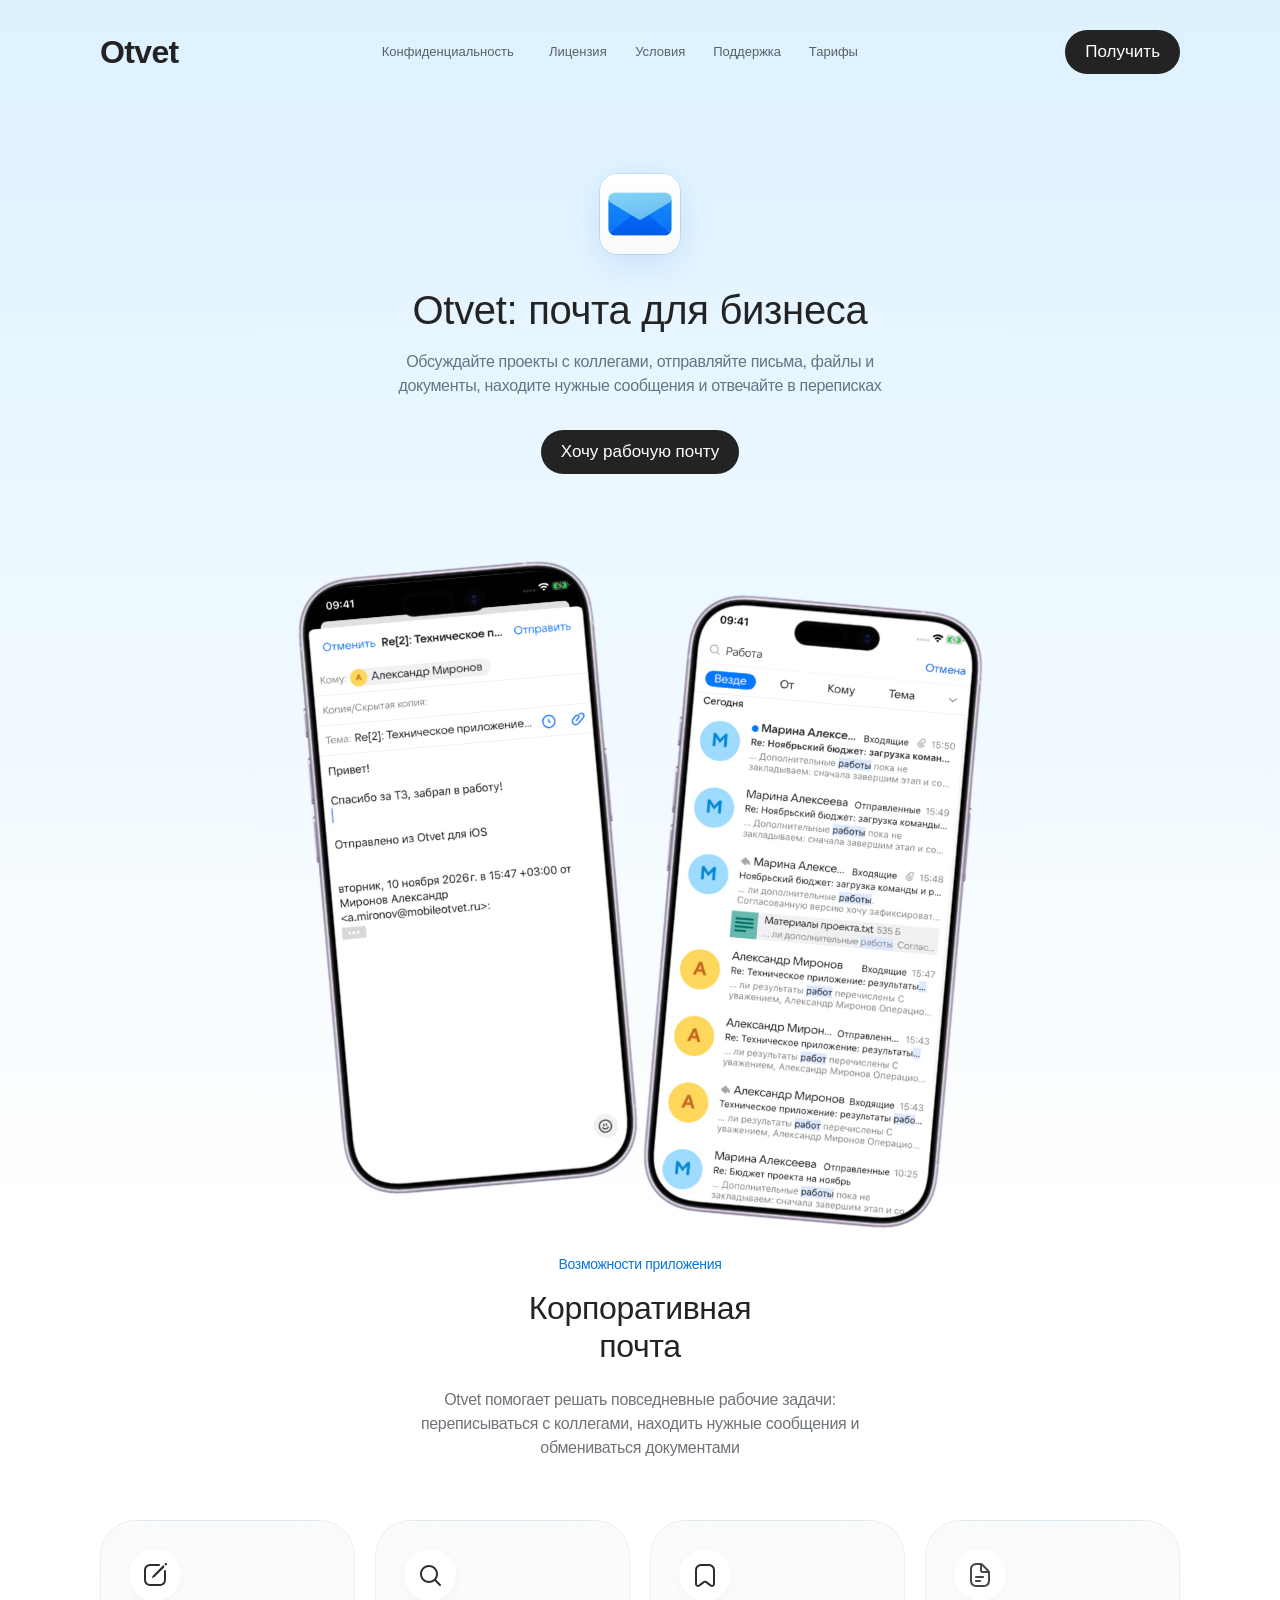
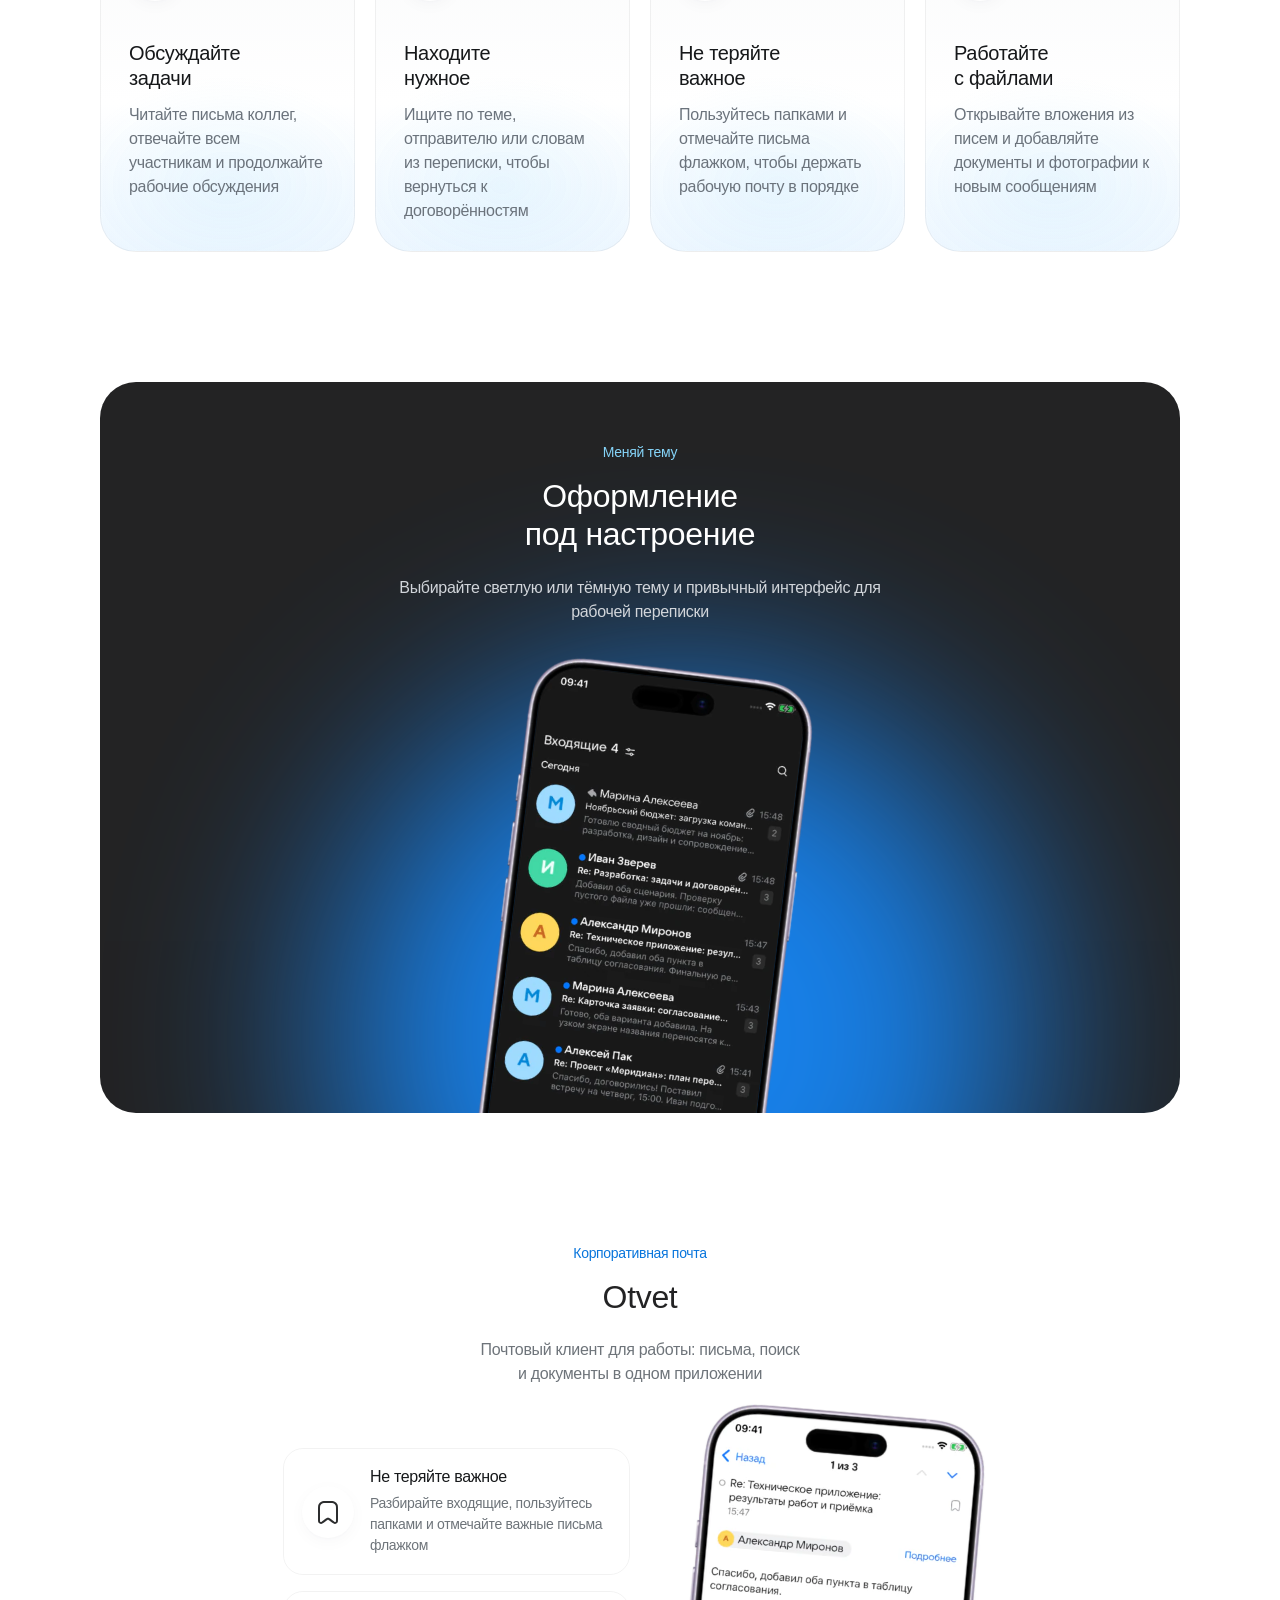
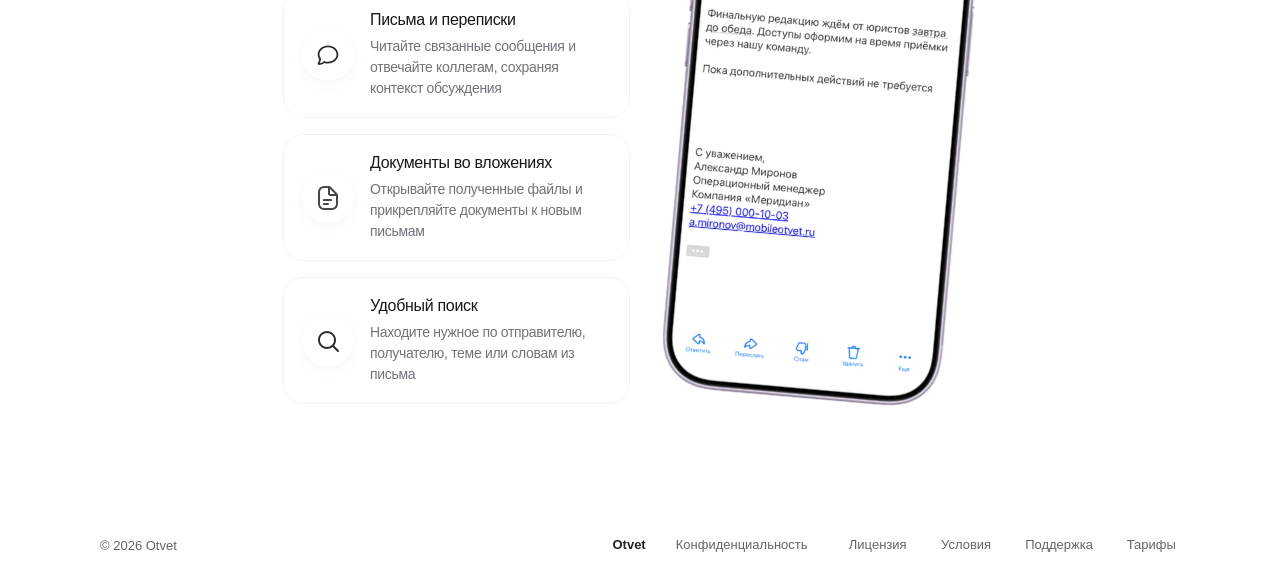
<file: index.html>
<!doctype html>
<html lang="ru"><head><meta charset="utf-8"><meta name="viewport" content="width=device-width,initial-scale=1"><title>Otvet</title><meta name="description" content="Отвечайте коллегам, находите нужные письма и читайте рабочую переписку в Otvet — почтовом клиенте для iPhone"><link rel="canonical" href="https://mobileotvet.ru/"><meta property="og:type" content="website"><meta property="og:title" content="Otvet"><meta property="og:description" content="Письма, поиск и документы. Всё, что нужно для рабочей переписки"><meta property="og:image" content="https://mobileotvet.ru/assets/app-icon.png"><meta name="theme-color" content="#168bff"><link rel="icon" type="image/svg+xml" sizes="any" href="assets/optimized/favicon-rounded.svg"><link rel="stylesheet" href="assets/site.css?v=f1c884b200a9"><script src="assets/app.js?v=3810256305de" defer></script></head>
<body><a class="skip-link" href="#main">Перейти к содержимому</a><div class="page-glow" aria-hidden="true"></div><header class="header"><div class="container header__inner"><a class="header__logo" href="index.html">Otvet</a><nav class="header__nav" aria-label="Основная навигация"><a class="nav__link" href="privacy.html" data-text="Конфиденциальность">Конфиденциальность</a><a class="nav__link" href="agreement.html" data-text="Лицензия">Лицензия</a><a class="nav__link" href="terms.html" data-text="Условия">Условия</a><a class="nav__link" href="support.html" data-text="Поддержка">Поддержка</a><button class="nav__link" type="button" data-modal-open="lead" data-context="pricing" data-text="Тарифы">Тарифы</button></nav><button class="btn btn--dark header__download" type="button" data-modal-open="lead"><span class="btn__label">Получить</span></button><button class="header__burger" type="button" data-menu-open aria-controls="mobile-menu" aria-expanded="false" aria-label="Открыть меню"><img src="assets/ic-burger-CY27RroU.svg" width="24" height="24" alt=""></button></div></header><main id="main" class="home"><section class="hero"><div class="container hero__content"><picture class="hero__icon"><img src="assets/optimized/app-icon-160.webp" srcset="assets/optimized/app-icon-160.webp 2x, assets/optimized/app-icon-240.webp 3x" decoding="async" width="80" height="80" alt="Иконка Otvet"></picture><div class="hero__text"><h1 class="hero__title">Otvet: почта для бизнеса</h1><p class="hero__lead">Обсуждайте проекты с коллегами, отправляйте письма, файлы и документы, находите нужные сообщения и отвечайте в переписках</p></div><button class="btn btn--dark" type="button" data-modal-open="lead"><span class="btn__label">Хочу рабочую почту</span></button></div><div class="hero__stage hero-pair"><img fetchpriority="high" loading="eager" class="phone-composite hero-pair__reply" src="assets/optimized/01-otvechay-600.webp" srcset="assets/optimized/01-otvechay-400.webp 400w, assets/optimized/01-otvechay-600.webp 600w, assets/optimized/01-otvechay-900.webp 900w" sizes="(max-width: 441px) 43vw, (max-width: 767px) 190px, 300px" decoding="async" width="1044" height="2153" alt="Ответ коллеге в Otvet"><img loading="eager" class="phone-composite hero-pair__search" src="assets/optimized/02-ischi-600.webp" srcset="assets/optimized/02-ischi-400.webp 400w, assets/optimized/02-ischi-600.webp 600w, assets/optimized/02-ischi-900.webp 900w" sizes="(max-width: 441px) 43vw, (max-width: 767px) 190px, 300px" decoding="async" width="1044" height="2153" alt="Поиск рабочих писем в Otvet"></div></section><section class="section features"><div class="container"><div class="section-head section-head--features"><div class="section-head__titles"><p class="section-head__eyebrow">Возможности приложения</p><h2 class="section-head__title">Корпоративная<br> почта</h2></div><p class="section-head__text">Otvet помогает решать повседневные рабочие задачи: переписываться с коллегами, находить нужные сообщения и обмениваться документами</p></div><ul class="features__grid"><li class="features__card"><span class="icon-circle"><img src="assets/ic-edit-square-B1wJ1r-j.svg" width="28" height="28" alt=""></span><div class="features__body"><h3 class="features__title">Обсуждайте<br class="br-md"> задачи</h3><p class="features__text">Читайте письма коллег, отвечайте всем участникам и продолжайте рабочие обсуждения</p></div></li><li class="features__card"><span class="icon-circle"><img src="assets/ic-search-pqtayHtB.svg" width="28" height="28" alt=""></span><div class="features__body"><h3 class="features__title">Находите<br class="br-md"> нужное</h3><p class="features__text">Ищите по теме, отправителю или словам из переписки, чтобы вернуться к договорённостям</p></div></li><li class="features__card"><span class="icon-circle"><img src="assets/ic-bookmark-Bv4pjTPb.svg" width="28" height="28" alt=""></span><div class="features__body"><h3 class="features__title">Не теряйте<br class="br-md"> важное</h3><p class="features__text">Пользуйтесь папками и отмечайте письма флажком, чтобы держать рабочую почту в порядке</p></div></li><li class="features__card"><span class="icon-circle"><img src="assets/ic-document-text-CcpHK9o1.svg" width="28" height="28" alt=""></span><div class="features__body"><h3 class="features__title">Работайте<br class="br-md"> с файлами</h3><p class="features__text">Открывайте вложения из писем и добавляйте документы и фотографии к новым сообщениям</p></div></li></ul></div></section><section class="section theme"><div class="container"><div class="theme__card"><div class="theme__glow" aria-hidden="true"></div><div class="section-head section-head--theme"><div class="section-head__titles"><p class="section-head__eyebrow">Меняй тему</p><h2 class="section-head__title">Оформление<br> под настроение</h2></div><p class="section-head__text">Выбирайте светлую или тёмную тему и привычный интерфейс для рабочей переписки</p></div><div class="theme__phones"><img class="phone-composite theme-phone" src="assets/optimized/04-dark-600.webp" srcset="assets/optimized/04-dark-400.webp 400w, assets/optimized/04-dark-600.webp 600w, assets/optimized/04-dark-900.webp 900w" sizes="(max-width: 767px) 210px, 290px" decoding="async" width="1044" height="2153" alt="Otvet в тёмной теме" loading="lazy"></div></div></div></section><section class="section onteam"><div class="container"><div class="section-head section-head--onteam"><div class="section-head__titles"><p class="section-head__eyebrow">Корпоративная почта</p><h2 class="section-head__title">Otvet</h2></div><p class="section-head__text">Почтовый клиент для работы: письма, поиск и документы в одном приложении</p></div><div class="onteam__body"><ul class="onteam__list"><li class="onteam__item"><span class="icon-circle"><img src="assets/ic-bookmark-Bv4pjTPb.svg" width="28" height="28" alt=""></span><div class="onteam__text-wrap"><h3 class="onteam__title">Не теряйте важное</h3><p class="onteam__text">Разбирайте входящие, пользуйтесь папками и отмечайте важные письма флажком</p></div></li><li class="onteam__item"><span class="icon-circle"><img src="assets/ic-message-IdCEvS_8.svg" width="28" height="28" alt=""></span><div class="onteam__text-wrap"><h3 class="onteam__title">Письма и переписки</h3><p class="onteam__text">Читайте связанные сообщения и отвечайте коллегам, сохраняя контекст обсуждения</p></div></li><li class="onteam__item"><span class="icon-circle"><img src="assets/ic-document-text-CcpHK9o1.svg" width="28" height="28" alt=""></span><div class="onteam__text-wrap"><h3 class="onteam__title">Документы во вложениях</h3><p class="onteam__text">Открывайте полученные файлы и прикрепляйте документы к новым письмам</p></div></li><li class="onteam__item"><span class="icon-circle"><img src="assets/ic-search-pqtayHtB.svg" width="28" height="28" alt=""></span><div class="onteam__text-wrap"><h3 class="onteam__title">Удобный поиск</h3><p class="onteam__text">Находите нужное по отправителю, получателю, теме или словам из письма</p></div></li></ul><div class="onteam__media"><img class="phone-composite overview-phone" src="assets/optimized/03-chitay-600.webp" srcset="assets/optimized/03-chitay-400.webp 400w, assets/optimized/03-chitay-600.webp 600w, assets/optimized/03-chitay-900.webp 900w" sizes="(max-width: 767px) 260px, 285px" decoding="async" width="1044" height="2153" alt="Чтение письма в Otvet" loading="lazy"></div></div></div></section><div class="section"><div class="container"></div></div></main><footer class="footer"><div class="container footer__inner"><p class="footer__copy">© 2026 Otvet</p><nav class="footer__nav" aria-label="Навигация в подвале"><a class="nav__link" href="index.html" data-text="Otvet" aria-current="page">Otvet</a><a class="nav__link" href="privacy.html" data-text="Конфиденциальность">Конфиденциальность</a><a class="nav__link" href="agreement.html" data-text="Лицензия">Лицензия</a><a class="nav__link" href="terms.html" data-text="Условия">Условия</a><a class="nav__link" href="support.html" data-text="Поддержка">Поддержка</a><button class="nav__link" type="button" data-modal-open="lead" data-context="pricing" data-text="Тарифы">Тарифы</button></nav></div></footer><div class="menu" id="mobile-menu" hidden><div class="menu__overlay" data-menu-close></div><div class="menu__panel" role="dialog" aria-modal="true" aria-label="Меню"><button class="menu__close" type="button" data-menu-close aria-label="Закрыть меню"><img src="assets/ic-close-C1zHbGpJ.svg" width="23" height="23" alt=""></button><div class="menu__body"><picture class="menu__icon"><img src="assets/optimized/app-icon-64.webp" loading="lazy" decoding="async" width="32" height="32" alt="Otvet"></picture><nav class="menu__nav" aria-label="Меню"><a class="nav__link menu__link" href="privacy.html" data-text="Конфиденциальность">Конфиденциальность<img class="nav__arrow" src="assets/ic-arrow-ne-DCdm4BQB.svg" width="16" height="16" alt=""></a><a class="nav__link menu__link" href="agreement.html" data-text="Лицензия">Лицензия<img class="nav__arrow" src="assets/ic-arrow-ne-DCdm4BQB.svg" width="16" height="16" alt=""></a><a class="nav__link menu__link" href="terms.html" data-text="Условия">Условия<img class="nav__arrow" src="assets/ic-arrow-ne-DCdm4BQB.svg" width="16" height="16" alt=""></a><a class="nav__link menu__link" href="support.html" data-text="Поддержка">Поддержка<img class="nav__arrow" src="assets/ic-arrow-ne-DCdm4BQB.svg" width="16" height="16" alt=""></a><button class="nav__link menu__link" type="button" data-modal-open="lead" data-context="pricing" data-text="Тарифы">Тарифы<img class="nav__arrow" src="assets/ic-arrow-ne-DCdm4BQB.svg" width="16" height="16" alt=""></button></nav></div><button class="btn btn--dark menu__download" type="button" data-modal-open="lead"><span class="btn__label">Получить</span></button></div></div>
<dialog class="modal" id="modal-lead" aria-labelledby="modal-lead-title"><div class="modal__panel"><button class="modal__close" type="button" data-modal-close aria-label="Закрыть"><img src="assets/ic-close-C1zHbGpJ.svg" width="23" height="23" alt=""></button><form class="modal__form" id="lead-form"><div class="modal__head"><h2 class="modal__title" id="modal-lead-title">Хочу подключить Otvet</h2><p class="modal__text" id="modal-lead-description">Оставьте запрос на подключение корпоративной почты. Мы уточним потребности вашей компании и предложим коробочное решение Otvet и тариф.</p></div><div class="modal__fields"><div class="field"><label class="field__label" for="lead-name">Ваше имя *</label><input class="field__input" id="lead-name" name="name" type="text" autocomplete="name" placeholder="Введите имя" maxlength="100" required></div><div class="field"><label class="field__label" for="lead-email">Электронная почта *</label><input class="field__input" id="lead-email" name="email" type="email" autocomplete="email" inputmode="email" placeholder="Введите email" maxlength="200" required></div></div><button class="modal__submit" type="submit"><span class="btn__label">Отправить</span></button><p class="modal__text">Нажимая «Отправить», я принимаю <a class="modal__link" href="privacy.html">политику конфиденциальности</a></p></form></div></dialog>
</body></html>
</file>
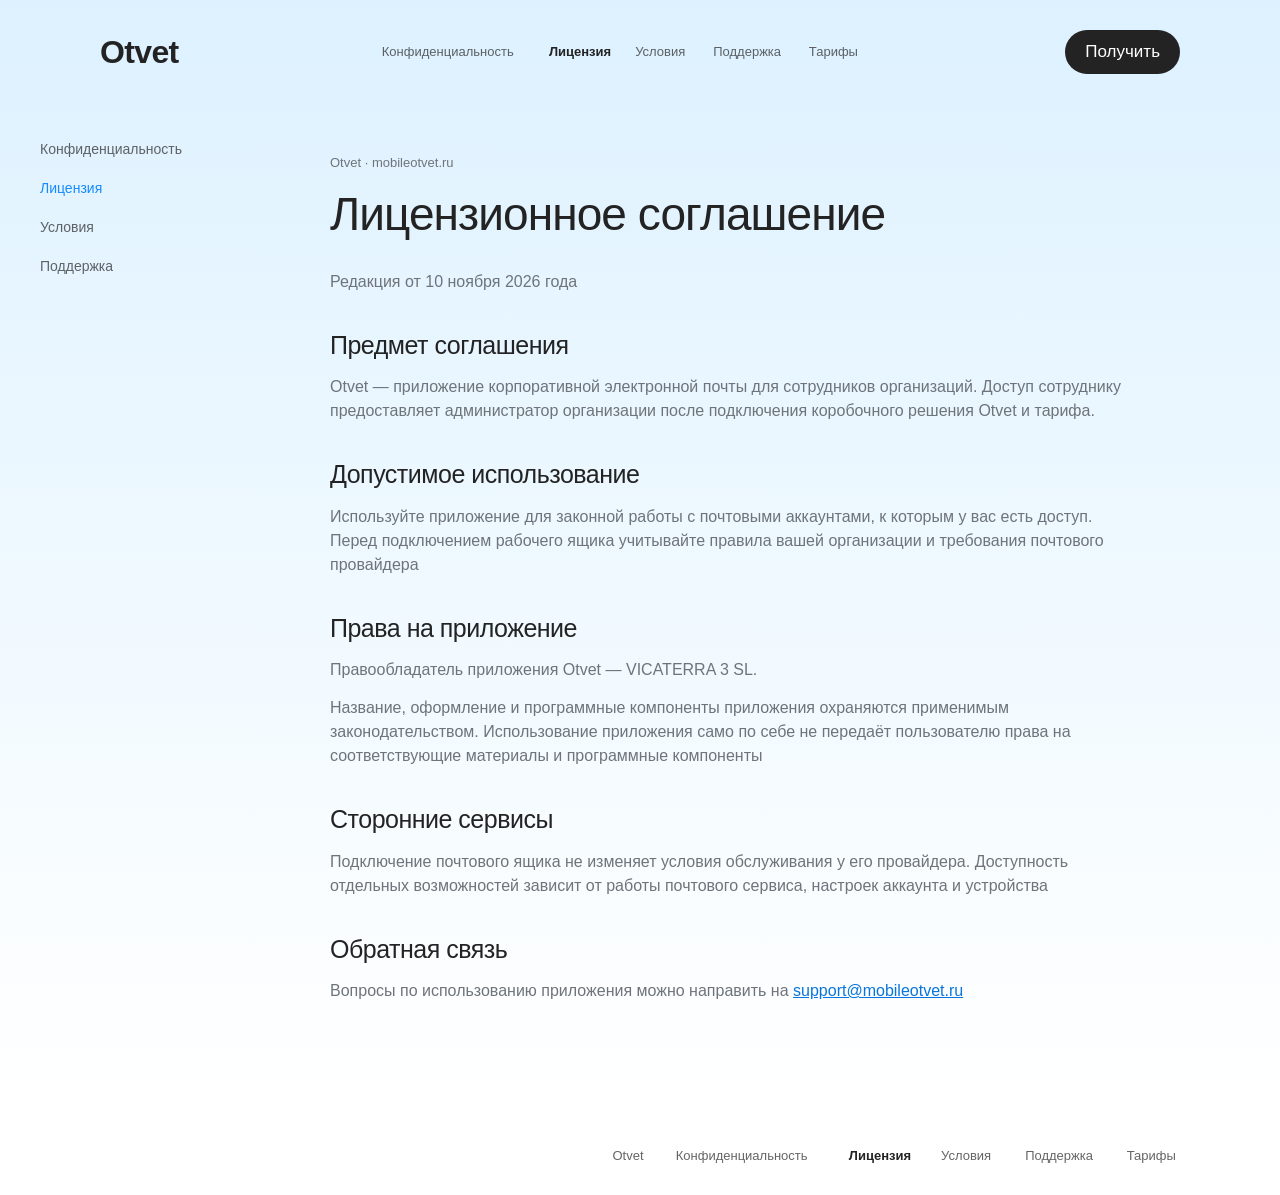
<file: agreement.html>
<!doctype html><html lang="ru"><head><meta charset="utf-8"><meta name="viewport" content="width=device-width,initial-scale=1"><title>Лицензионное соглашение — Otvet</title><meta name="description" content="Лицензионное соглашение почтового клиента Otvet"><link rel="canonical" href="https://mobileotvet.ru/agreement.html"><meta property="og:type" content="website"><meta property="og:title" content="Лицензионное соглашение — Otvet"><meta property="og:description" content="Лицензионное соглашение почтового клиента Otvet"><meta property="og:image" content="https://mobileotvet.ru/assets/app-icon.png"><meta name="theme-color" content="#168bff"><link rel="icon" type="image/svg+xml" sizes="any" href="assets/optimized/favicon-rounded.svg"><link rel="stylesheet" href="assets/site.css?v=f1c884b200a9"><script src="assets/app.js?v=3810256305de" defer></script></head><body><a class="skip-link" href="#main">Перейти к содержимому</a><div class="page-glow" aria-hidden="true"></div><header class="header"><div class="container header__inner"><a class="header__logo" href="index.html">Otvet</a><nav class="header__nav" aria-label="Основная навигация"><a class="nav__link" href="privacy.html" data-text="Конфиденциальность">Конфиденциальность</a><a class="nav__link" href="agreement.html" data-text="Лицензия" aria-current="page">Лицензия</a><a class="nav__link" href="terms.html" data-text="Условия">Условия</a><a class="nav__link" href="support.html" data-text="Поддержка">Поддержка</a><button class="nav__link" type="button" data-modal-open="lead" data-context="pricing" data-text="Тарифы">Тарифы</button></nav><button class="btn btn--dark header__download" type="button" data-modal-open="lead"><span class="btn__label">Получить</span></button><button class="header__burger" type="button" data-menu-open aria-controls="mobile-menu" aria-expanded="false" aria-label="Открыть меню"><img src="assets/ic-burger-CY27RroU.svg" width="24" height="24" alt=""></button></div></header><main id="main" class="wrap legal-layout"><nav class="legal-nav" aria-label="Документы"><a href="privacy.html">Конфиденциальность</a><a href="agreement.html" aria-current="page">Лицензия</a><a href="terms.html">Условия</a><a href="support.html">Поддержка</a></nav><article class="prose"><p class="eyebrow">Otvet · mobileotvet.ru</p><h1>Лицензионное соглашение</h1><p>Редакция от 10 ноября 2026 года</p><h2>Предмет соглашения</h2><p>Otvet — приложение корпоративной электронной почты для сотрудников организаций. Доступ сотруднику предоставляет администратор организации после подключения коробочного решения Otvet и тарифа.</p><h2>Допустимое использование</h2><p>Используйте приложение для законной работы с почтовыми аккаунтами, к которым у вас есть доступ. Перед подключением рабочего ящика учитывайте правила вашей организации и требования почтового провайдера</p><h2>Права на приложение</h2><p>Правообладатель приложения Otvet — VICATERRA 3 SL.</p><p>Название, оформление и программные компоненты приложения охраняются применимым законодательством. Использование приложения само по себе не передаёт пользователю права на соответствующие материалы и программные компоненты</p><h2>Сторонние сервисы</h2><p>Подключение почтового ящика не изменяет условия обслуживания у его провайдера. Доступность отдельных возможностей зависит от работы почтового сервиса, настроек аккаунта и устройства</p><h2>Обратная связь</h2><p>Вопросы по использованию приложения можно направить на <a href="mailto:support@mobileotvet.ru">support@mobileotvet.ru</a></p></article></main><footer class="footer"><div class="container footer__inner"><p class="footer__copy">© 2026 Otvet</p><nav class="footer__nav" aria-label="Навигация в подвале"><a class="nav__link" href="index.html" data-text="Otvet">Otvet</a><a class="nav__link" href="privacy.html" data-text="Конфиденциальность">Конфиденциальность</a><a class="nav__link" href="agreement.html" data-text="Лицензия" aria-current="page">Лицензия</a><a class="nav__link" href="terms.html" data-text="Условия">Условия</a><a class="nav__link" href="support.html" data-text="Поддержка">Поддержка</a><button class="nav__link" type="button" data-modal-open="lead" data-context="pricing" data-text="Тарифы">Тарифы</button></nav></div></footer><div class="menu" id="mobile-menu" hidden><div class="menu__overlay" data-menu-close></div><div class="menu__panel" role="dialog" aria-modal="true" aria-label="Меню"><button class="menu__close" type="button" data-menu-close aria-label="Закрыть меню"><img src="assets/ic-close-C1zHbGpJ.svg" width="23" height="23" alt=""></button><div class="menu__body"><picture class="menu__icon"><img src="assets/optimized/app-icon-64.webp" loading="lazy" decoding="async" width="32" height="32" alt="Otvet"></picture><nav class="menu__nav" aria-label="Меню"><a class="nav__link menu__link" href="privacy.html" data-text="Конфиденциальность">Конфиденциальность<img class="nav__arrow" src="assets/ic-arrow-ne-DCdm4BQB.svg" width="16" height="16" alt=""></a><a class="nav__link menu__link" href="agreement.html" data-text="Лицензия" aria-current="page">Лицензия<img class="nav__arrow" src="assets/ic-arrow-ne-DCdm4BQB.svg" width="16" height="16" alt=""></a><a class="nav__link menu__link" href="terms.html" data-text="Условия">Условия<img class="nav__arrow" src="assets/ic-arrow-ne-DCdm4BQB.svg" width="16" height="16" alt=""></a><a class="nav__link menu__link" href="support.html" data-text="Поддержка">Поддержка<img class="nav__arrow" src="assets/ic-arrow-ne-DCdm4BQB.svg" width="16" height="16" alt=""></a><button class="nav__link menu__link" type="button" data-modal-open="lead" data-context="pricing" data-text="Тарифы">Тарифы<img class="nav__arrow" src="assets/ic-arrow-ne-DCdm4BQB.svg" width="16" height="16" alt=""></button></nav></div><button class="btn btn--dark menu__download" type="button" data-modal-open="lead"><span class="btn__label">Получить</span></button></div></div>
<dialog class="modal" id="modal-lead" aria-labelledby="modal-lead-title"><div class="modal__panel"><button class="modal__close" type="button" data-modal-close aria-label="Закрыть"><img src="assets/ic-close-C1zHbGpJ.svg" width="23" height="23" alt=""></button><form class="modal__form" id="lead-form"><div class="modal__head"><h2 class="modal__title" id="modal-lead-title">Хочу подключить Otvet</h2><p class="modal__text" id="modal-lead-description">Оставьте запрос на подключение корпоративной почты. Мы уточним потребности вашей компании и предложим коробочное решение Otvet и тариф.</p></div><div class="modal__fields"><div class="field"><label class="field__label" for="lead-name">Ваше имя *</label><input class="field__input" id="lead-name" name="name" type="text" autocomplete="name" placeholder="Введите имя" maxlength="100" required></div><div class="field"><label class="field__label" for="lead-email">Электронная почта *</label><input class="field__input" id="lead-email" name="email" type="email" autocomplete="email" inputmode="email" placeholder="Введите email" maxlength="200" required></div></div><button class="modal__submit" type="submit"><span class="btn__label">Отправить</span></button><p class="modal__text">Нажимая «Отправить», я принимаю <a class="modal__link" href="privacy.html">политику конфиденциальности</a></p></form></div></dialog>
</body></html>
</file>
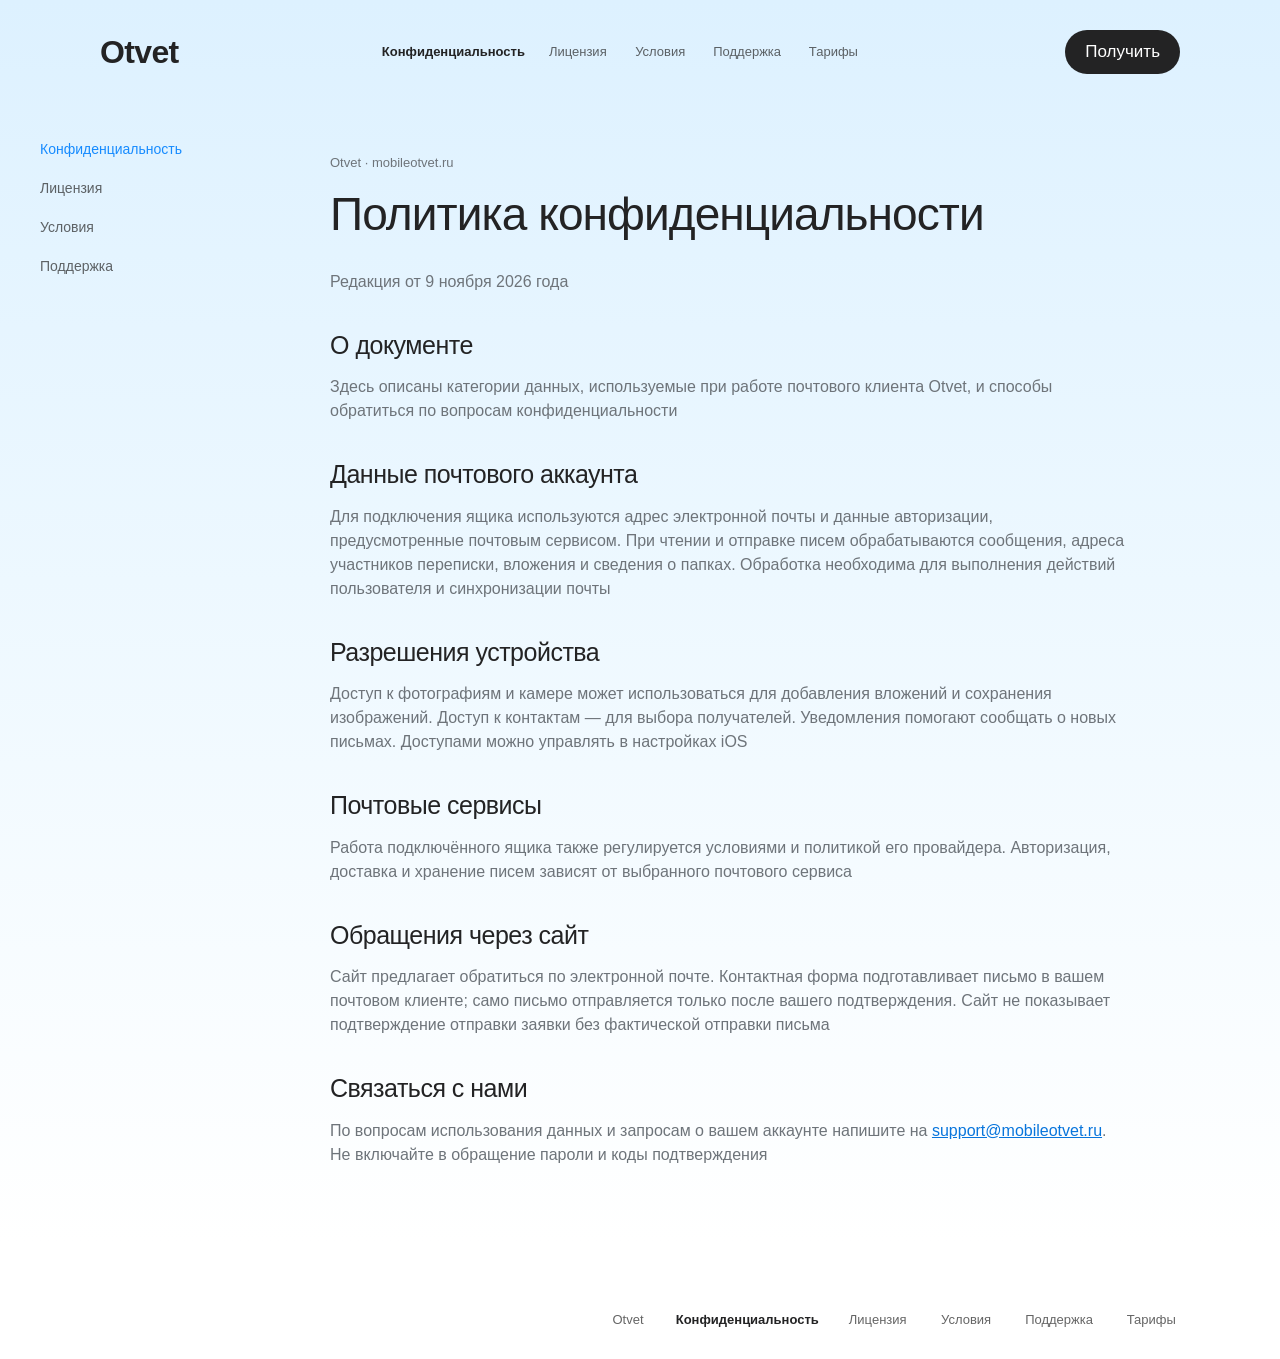
<file: privacy.html>
<!doctype html><html lang="ru"><head><meta charset="utf-8"><meta name="viewport" content="width=device-width,initial-scale=1"><title>Политика конфиденциальности — Otvet</title><meta name="description" content="Политика конфиденциальности почтового клиента Otvet"><link rel="canonical" href="https://mobileotvet.ru/privacy.html"><meta property="og:type" content="website"><meta property="og:title" content="Политика конфиденциальности — Otvet"><meta property="og:description" content="Политика конфиденциальности почтового клиента Otvet"><meta property="og:image" content="https://mobileotvet.ru/assets/app-icon.png"><meta name="theme-color" content="#168bff"><link rel="icon" type="image/svg+xml" sizes="any" href="assets/optimized/favicon-rounded.svg"><link rel="stylesheet" href="assets/site.css?v=f1c884b200a9"><script src="assets/app.js?v=3810256305de" defer></script></head><body><a class="skip-link" href="#main">Перейти к содержимому</a><div class="page-glow" aria-hidden="true"></div><header class="header"><div class="container header__inner"><a class="header__logo" href="index.html">Otvet</a><nav class="header__nav" aria-label="Основная навигация"><a class="nav__link" href="privacy.html" data-text="Конфиденциальность" aria-current="page">Конфиденциальность</a><a class="nav__link" href="agreement.html" data-text="Лицензия">Лицензия</a><a class="nav__link" href="terms.html" data-text="Условия">Условия</a><a class="nav__link" href="support.html" data-text="Поддержка">Поддержка</a><button class="nav__link" type="button" data-modal-open="lead" data-context="pricing" data-text="Тарифы">Тарифы</button></nav><button class="btn btn--dark header__download" type="button" data-modal-open="lead"><span class="btn__label">Получить</span></button><button class="header__burger" type="button" data-menu-open aria-controls="mobile-menu" aria-expanded="false" aria-label="Открыть меню"><img src="assets/ic-burger-CY27RroU.svg" width="24" height="24" alt=""></button></div></header><main id="main" class="wrap legal-layout"><nav class="legal-nav" aria-label="Документы"><a href="privacy.html" aria-current="page">Конфиденциальность</a><a href="agreement.html">Лицензия</a><a href="terms.html">Условия</a><a href="support.html">Поддержка</a></nav><article class="prose"><p class="eyebrow">Otvet · mobileotvet.ru</p><h1>Политика конфиденциальности</h1><p>Редакция от 9 ноября 2026 года</p><h2>О документе</h2><p>Здесь описаны категории данных, используемые при работе почтового клиента Otvet, и способы обратиться по вопросам конфиденциальности</p><h2>Данные почтового аккаунта</h2><p>Для подключения ящика используются адрес электронной почты и данные авторизации, предусмотренные почтовым сервисом. При чтении и отправке писем обрабатываются сообщения, адреса участников переписки, вложения и сведения о папках. Обработка необходима для выполнения действий пользователя и синхронизации почты</p><h2>Разрешения устройства</h2><p>Доступ к фотографиям и камере может использоваться для добавления вложений и сохранения изображений. Доступ к контактам — для выбора получателей. Уведомления помогают сообщать о новых письмах. Доступами можно управлять в настройках iOS</p><h2>Почтовые сервисы</h2><p>Работа подключённого ящика также регулируется условиями и политикой его провайдера. Авторизация, доставка и хранение писем зависят от выбранного почтового сервиса</p><h2>Обращения через сайт</h2><p>Сайт предлагает обратиться по электронной почте. Контактная форма подготавливает письмо в вашем почтовом клиенте; само письмо отправляется только после вашего подтверждения. Сайт не показывает подтверждение отправки заявки без фактической отправки письма</p><h2>Связаться с нами</h2><p>По вопросам использования данных и запросам о вашем аккаунте напишите на <a href="mailto:support@mobileotvet.ru">support@mobileotvet.ru</a>. Не включайте в обращение пароли и коды подтверждения</p></article></main><footer class="footer"><div class="container footer__inner"><p class="footer__copy">© 2026 Otvet</p><nav class="footer__nav" aria-label="Навигация в подвале"><a class="nav__link" href="index.html" data-text="Otvet">Otvet</a><a class="nav__link" href="privacy.html" data-text="Конфиденциальность" aria-current="page">Конфиденциальность</a><a class="nav__link" href="agreement.html" data-text="Лицензия">Лицензия</a><a class="nav__link" href="terms.html" data-text="Условия">Условия</a><a class="nav__link" href="support.html" data-text="Поддержка">Поддержка</a><button class="nav__link" type="button" data-modal-open="lead" data-context="pricing" data-text="Тарифы">Тарифы</button></nav></div></footer><div class="menu" id="mobile-menu" hidden><div class="menu__overlay" data-menu-close></div><div class="menu__panel" role="dialog" aria-modal="true" aria-label="Меню"><button class="menu__close" type="button" data-menu-close aria-label="Закрыть меню"><img src="assets/ic-close-C1zHbGpJ.svg" width="23" height="23" alt=""></button><div class="menu__body"><picture class="menu__icon"><img src="assets/optimized/app-icon-64.webp" loading="lazy" decoding="async" width="32" height="32" alt="Otvet"></picture><nav class="menu__nav" aria-label="Меню"><a class="nav__link menu__link" href="privacy.html" data-text="Конфиденциальность" aria-current="page">Конфиденциальность<img class="nav__arrow" src="assets/ic-arrow-ne-DCdm4BQB.svg" width="16" height="16" alt=""></a><a class="nav__link menu__link" href="agreement.html" data-text="Лицензия">Лицензия<img class="nav__arrow" src="assets/ic-arrow-ne-DCdm4BQB.svg" width="16" height="16" alt=""></a><a class="nav__link menu__link" href="terms.html" data-text="Условия">Условия<img class="nav__arrow" src="assets/ic-arrow-ne-DCdm4BQB.svg" width="16" height="16" alt=""></a><a class="nav__link menu__link" href="support.html" data-text="Поддержка">Поддержка<img class="nav__arrow" src="assets/ic-arrow-ne-DCdm4BQB.svg" width="16" height="16" alt=""></a><button class="nav__link menu__link" type="button" data-modal-open="lead" data-context="pricing" data-text="Тарифы">Тарифы<img class="nav__arrow" src="assets/ic-arrow-ne-DCdm4BQB.svg" width="16" height="16" alt=""></button></nav></div><button class="btn btn--dark menu__download" type="button" data-modal-open="lead"><span class="btn__label">Получить</span></button></div></div>
<dialog class="modal" id="modal-lead" aria-labelledby="modal-lead-title"><div class="modal__panel"><button class="modal__close" type="button" data-modal-close aria-label="Закрыть"><img src="assets/ic-close-C1zHbGpJ.svg" width="23" height="23" alt=""></button><form class="modal__form" id="lead-form"><div class="modal__head"><h2 class="modal__title" id="modal-lead-title">Хочу подключить Otvet</h2><p class="modal__text" id="modal-lead-description">Оставьте запрос на подключение корпоративной почты. Мы уточним потребности вашей компании и предложим коробочное решение Otvet и тариф.</p></div><div class="modal__fields"><div class="field"><label class="field__label" for="lead-name">Ваше имя *</label><input class="field__input" id="lead-name" name="name" type="text" autocomplete="name" placeholder="Введите имя" maxlength="100" required></div><div class="field"><label class="field__label" for="lead-email">Электронная почта *</label><input class="field__input" id="lead-email" name="email" type="email" autocomplete="email" inputmode="email" placeholder="Введите email" maxlength="200" required></div></div><button class="modal__submit" type="submit"><span class="btn__label">Отправить</span></button><p class="modal__text">Нажимая «Отправить», я принимаю <a class="modal__link" href="privacy.html">политику конфиденциальности</a></p></form></div></dialog>
</body></html>
</file>
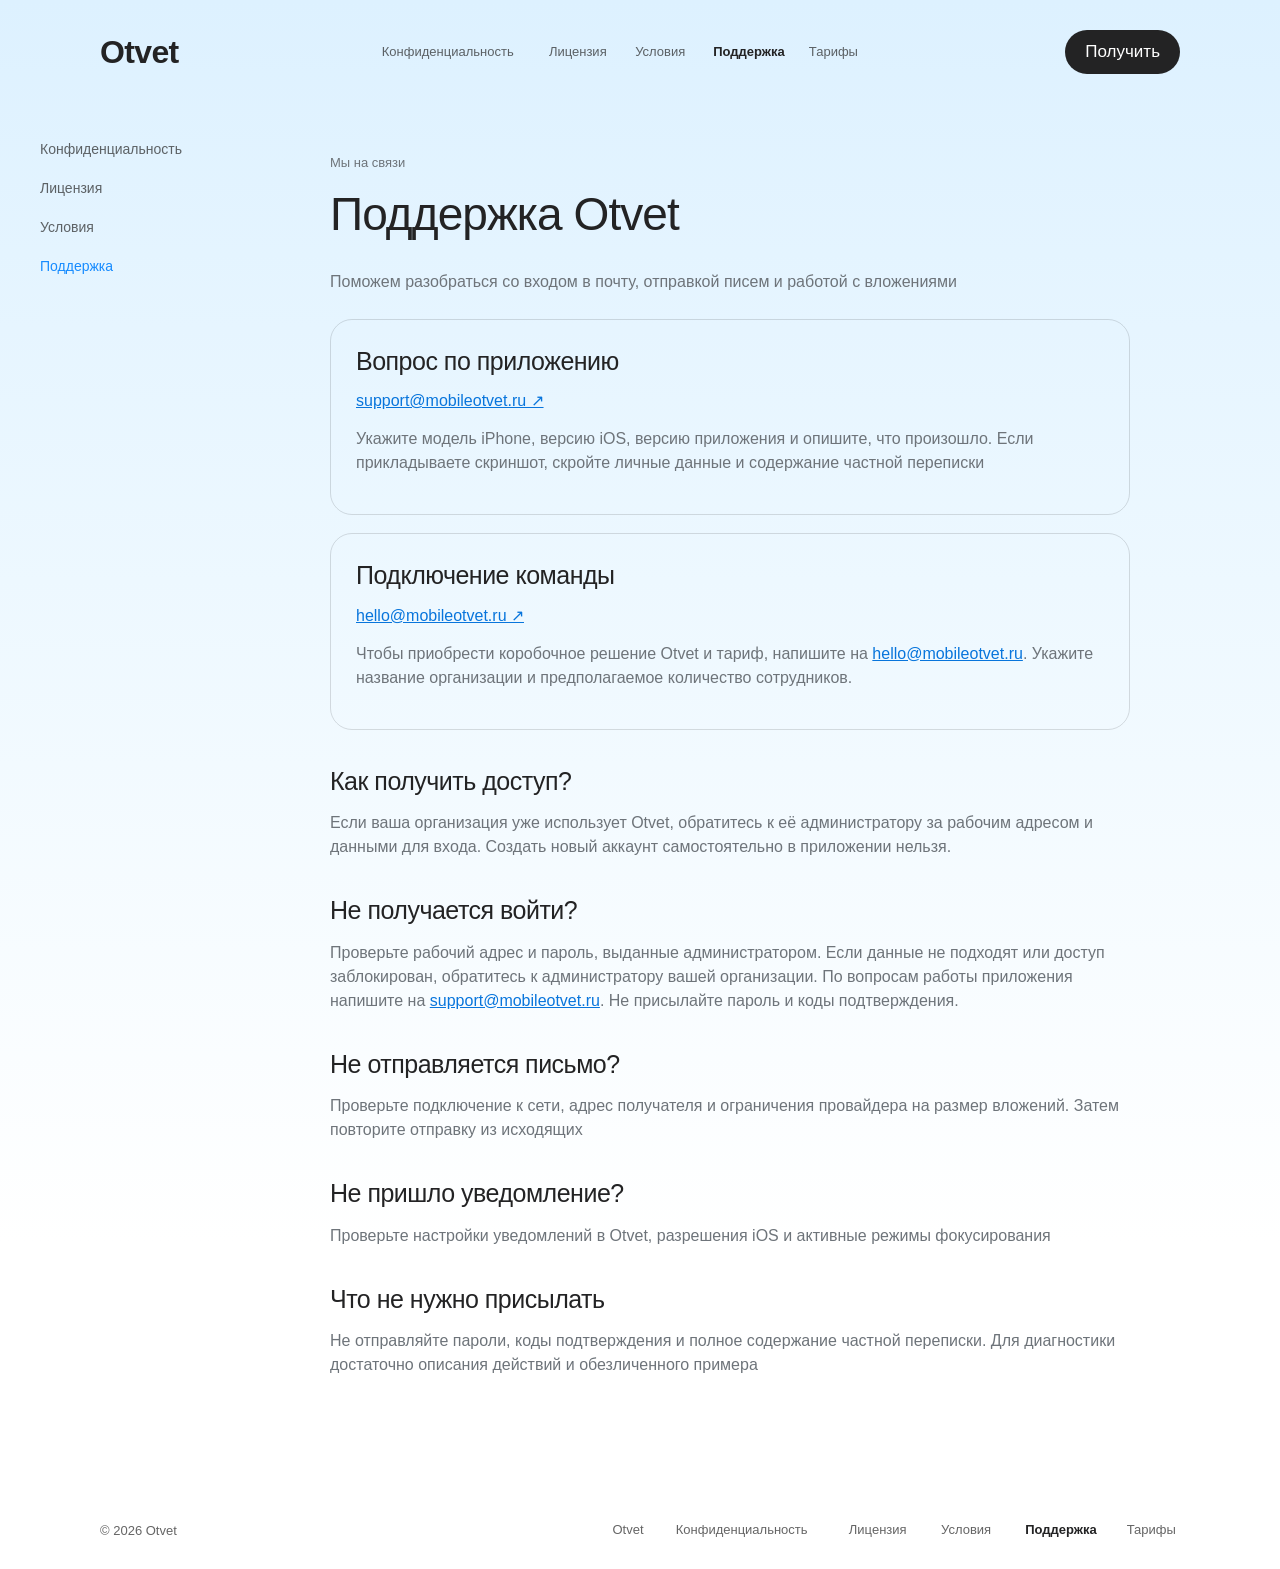
<file: support.html>
<!doctype html><html lang="ru"><head><meta charset="utf-8"><meta name="viewport" content="width=device-width,initial-scale=1"><title>Поддержка — Otvet</title><meta name="description" content="Поддержка почтового клиента Otvet: вход в аккаунт, письма, вложения и подключение команды"><link rel="canonical" href="https://mobileotvet.ru/support.html"><meta property="og:type" content="website"><meta property="og:title" content="Поддержка — Otvet"><meta property="og:description" content="Поддержка почтового клиента Otvet: вход в аккаунт, письма, вложения и подключение команды"><meta property="og:image" content="https://mobileotvet.ru/assets/app-icon.png"><meta name="theme-color" content="#168bff"><link rel="icon" type="image/svg+xml" sizes="any" href="assets/optimized/favicon-rounded.svg"><link rel="stylesheet" href="assets/site.css?v=f1c884b200a9"><script src="assets/app.js?v=3810256305de" defer></script></head><body><a class="skip-link" href="#main">Перейти к содержимому</a><div class="page-glow" aria-hidden="true"></div><header class="header"><div class="container header__inner"><a class="header__logo" href="index.html">Otvet</a><nav class="header__nav" aria-label="Основная навигация"><a class="nav__link" href="privacy.html" data-text="Конфиденциальность">Конфиденциальность</a><a class="nav__link" href="agreement.html" data-text="Лицензия">Лицензия</a><a class="nav__link" href="terms.html" data-text="Условия">Условия</a><a class="nav__link" href="support.html" data-text="Поддержка" aria-current="page">Поддержка</a><button class="nav__link" type="button" data-modal-open="lead" data-context="pricing" data-text="Тарифы">Тарифы</button></nav><button class="btn btn--dark header__download" type="button" data-modal-open="lead"><span class="btn__label">Получить</span></button><button class="header__burger" type="button" data-menu-open aria-controls="mobile-menu" aria-expanded="false" aria-label="Открыть меню"><img src="assets/ic-burger-CY27RroU.svg" width="24" height="24" alt=""></button></div></header><main id="main" class="wrap legal-layout"><nav class="legal-nav" aria-label="Документы"><a href="privacy.html">Конфиденциальность</a><a href="agreement.html">Лицензия</a><a href="terms.html">Условия</a><a href="support.html" aria-current="page">Поддержка</a></nav><article class="prose"><p class="eyebrow">Мы на связи</p><h1>Поддержка Otvet</h1><p>Поможем разобраться со входом в почту, отправкой писем и работой с вложениями</p><div class="support-grid"><section class="support-item"><h2>Вопрос по приложению</h2><a href="mailto:support@mobileotvet.ru">support@mobileotvet.ru ↗</a><p>Укажите модель iPhone, версию iOS, версию приложения и опишите, что произошло. Если прикладываете скриншот, скройте личные данные и содержание частной переписки</p></section><section class="support-item"><h2>Подключение команды</h2><a href="mailto:hello@mobileotvet.ru">hello@mobileotvet.ru ↗</a><p>Чтобы приобрести коробочное решение Otvet и тариф, напишите на <a href="mailto:hello@mobileotvet.ru">hello@mobileotvet.ru</a>. Укажите название организации и предполагаемое количество сотрудников.</p></section></div><h2>Как получить доступ?</h2><p>Если ваша организация уже использует Otvet, обратитесь к её администратору за рабочим адресом и данными для входа. Создать новый аккаунт самостоятельно в приложении нельзя.</p><h2>Не получается войти?</h2><p>Проверьте рабочий адрес и пароль, выданные администратором. Если данные не подходят или доступ заблокирован, обратитесь к администратору вашей организации. По вопросам работы приложения напишите на <a href="mailto:support@mobileotvet.ru">support@mobileotvet.ru</a>. Не присылайте пароль и коды подтверждения.</p><h2>Не отправляется письмо?</h2><p>Проверьте подключение к сети, адрес получателя и ограничения провайдера на размер вложений. Затем повторите отправку из исходящих</p><h2>Не пришло уведомление?</h2><p>Проверьте настройки уведомлений в Otvet, разрешения iOS и активные режимы фокусирования</p><h2>Что не нужно присылать</h2><p>Не отправляйте пароли, коды подтверждения и полное содержание частной переписки. Для диагностики достаточно описания действий и обезличенного примера</p></article></main><footer class="footer"><div class="container footer__inner"><p class="footer__copy">© 2026 Otvet</p><nav class="footer__nav" aria-label="Навигация в подвале"><a class="nav__link" href="index.html" data-text="Otvet">Otvet</a><a class="nav__link" href="privacy.html" data-text="Конфиденциальность">Конфиденциальность</a><a class="nav__link" href="agreement.html" data-text="Лицензия">Лицензия</a><a class="nav__link" href="terms.html" data-text="Условия">Условия</a><a class="nav__link" href="support.html" data-text="Поддержка" aria-current="page">Поддержка</a><button class="nav__link" type="button" data-modal-open="lead" data-context="pricing" data-text="Тарифы">Тарифы</button></nav></div></footer><div class="menu" id="mobile-menu" hidden><div class="menu__overlay" data-menu-close></div><div class="menu__panel" role="dialog" aria-modal="true" aria-label="Меню"><button class="menu__close" type="button" data-menu-close aria-label="Закрыть меню"><img src="assets/ic-close-C1zHbGpJ.svg" width="23" height="23" alt=""></button><div class="menu__body"><picture class="menu__icon"><img src="assets/optimized/app-icon-64.webp" loading="lazy" decoding="async" width="32" height="32" alt="Otvet"></picture><nav class="menu__nav" aria-label="Меню"><a class="nav__link menu__link" href="privacy.html" data-text="Конфиденциальность">Конфиденциальность<img class="nav__arrow" src="assets/ic-arrow-ne-DCdm4BQB.svg" width="16" height="16" alt=""></a><a class="nav__link menu__link" href="agreement.html" data-text="Лицензия">Лицензия<img class="nav__arrow" src="assets/ic-arrow-ne-DCdm4BQB.svg" width="16" height="16" alt=""></a><a class="nav__link menu__link" href="terms.html" data-text="Условия">Условия<img class="nav__arrow" src="assets/ic-arrow-ne-DCdm4BQB.svg" width="16" height="16" alt=""></a><a class="nav__link menu__link" href="support.html" data-text="Поддержка" aria-current="page">Поддержка<img class="nav__arrow" src="assets/ic-arrow-ne-DCdm4BQB.svg" width="16" height="16" alt=""></a><button class="nav__link menu__link" type="button" data-modal-open="lead" data-context="pricing" data-text="Тарифы">Тарифы<img class="nav__arrow" src="assets/ic-arrow-ne-DCdm4BQB.svg" width="16" height="16" alt=""></button></nav></div><button class="btn btn--dark menu__download" type="button" data-modal-open="lead"><span class="btn__label">Получить</span></button></div></div>
<dialog class="modal" id="modal-lead" aria-labelledby="modal-lead-title"><div class="modal__panel"><button class="modal__close" type="button" data-modal-close aria-label="Закрыть"><img src="assets/ic-close-C1zHbGpJ.svg" width="23" height="23" alt=""></button><form class="modal__form" id="lead-form"><div class="modal__head"><h2 class="modal__title" id="modal-lead-title">Хочу подключить Otvet</h2><p class="modal__text" id="modal-lead-description">Оставьте запрос на подключение корпоративной почты. Мы уточним потребности вашей компании и предложим коробочное решение Otvet и тариф.</p></div><div class="modal__fields"><div class="field"><label class="field__label" for="lead-name">Ваше имя *</label><input class="field__input" id="lead-name" name="name" type="text" autocomplete="name" placeholder="Введите имя" maxlength="100" required></div><div class="field"><label class="field__label" for="lead-email">Электронная почта *</label><input class="field__input" id="lead-email" name="email" type="email" autocomplete="email" inputmode="email" placeholder="Введите email" maxlength="200" required></div></div><button class="modal__submit" type="submit"><span class="btn__label">Отправить</span></button><p class="modal__text">Нажимая «Отправить», я принимаю <a class="modal__link" href="privacy.html">политику конфиденциальности</a></p></form></div></dialog>
</body></html>
</file>
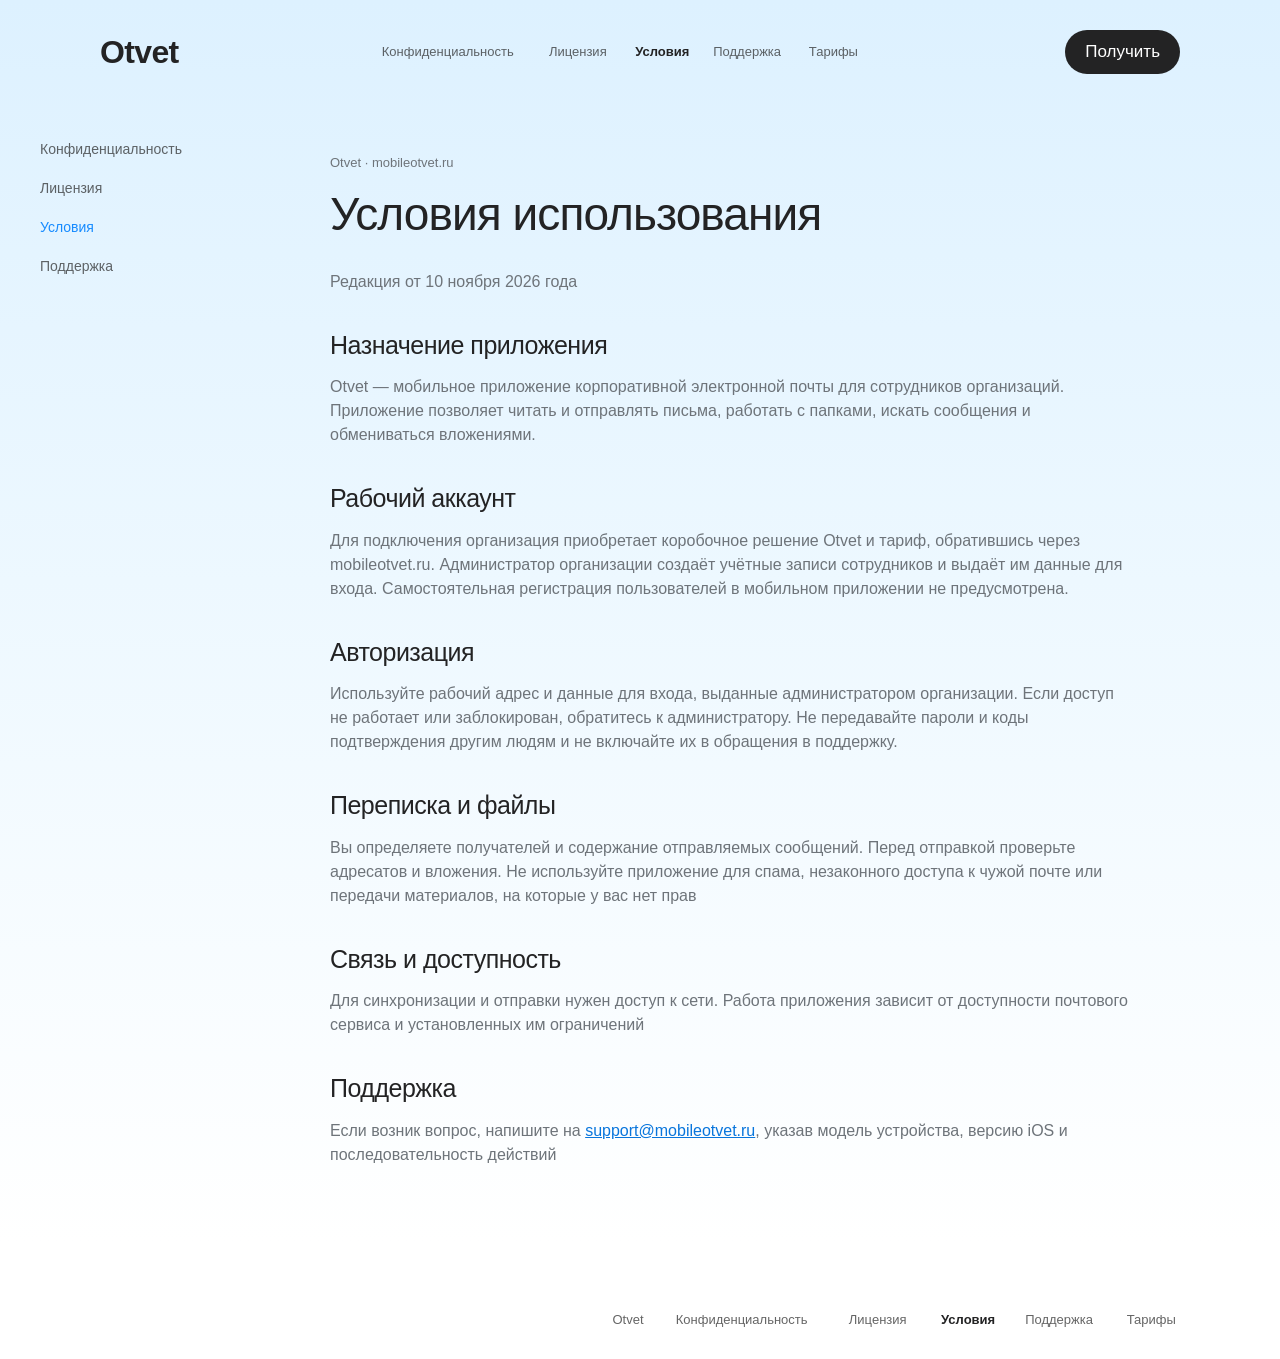
<file: terms.html>
<!doctype html><html lang="ru"><head><meta charset="utf-8"><meta name="viewport" content="width=device-width,initial-scale=1"><title>Условия использования — Otvet</title><meta name="description" content="Условия использования почтового клиента Otvet"><link rel="canonical" href="https://mobileotvet.ru/terms.html"><meta property="og:type" content="website"><meta property="og:title" content="Условия использования — Otvet"><meta property="og:description" content="Условия использования почтового клиента Otvet"><meta property="og:image" content="https://mobileotvet.ru/assets/app-icon.png"><meta name="theme-color" content="#168bff"><link rel="icon" type="image/svg+xml" sizes="any" href="assets/optimized/favicon-rounded.svg"><link rel="stylesheet" href="assets/site.css?v=f1c884b200a9"><script src="assets/app.js?v=3810256305de" defer></script></head><body><a class="skip-link" href="#main">Перейти к содержимому</a><div class="page-glow" aria-hidden="true"></div><header class="header"><div class="container header__inner"><a class="header__logo" href="index.html">Otvet</a><nav class="header__nav" aria-label="Основная навигация"><a class="nav__link" href="privacy.html" data-text="Конфиденциальность">Конфиденциальность</a><a class="nav__link" href="agreement.html" data-text="Лицензия">Лицензия</a><a class="nav__link" href="terms.html" data-text="Условия" aria-current="page">Условия</a><a class="nav__link" href="support.html" data-text="Поддержка">Поддержка</a><button class="nav__link" type="button" data-modal-open="lead" data-context="pricing" data-text="Тарифы">Тарифы</button></nav><button class="btn btn--dark header__download" type="button" data-modal-open="lead"><span class="btn__label">Получить</span></button><button class="header__burger" type="button" data-menu-open aria-controls="mobile-menu" aria-expanded="false" aria-label="Открыть меню"><img src="assets/ic-burger-CY27RroU.svg" width="24" height="24" alt=""></button></div></header><main id="main" class="wrap legal-layout"><nav class="legal-nav" aria-label="Документы"><a href="privacy.html">Конфиденциальность</a><a href="agreement.html">Лицензия</a><a href="terms.html" aria-current="page">Условия</a><a href="support.html">Поддержка</a></nav><article class="prose"><p class="eyebrow">Otvet · mobileotvet.ru</p><h1>Условия использования</h1><p>Редакция от 10 ноября 2026 года</p><h2>Назначение приложения</h2><p>Otvet — мобильное приложение корпоративной электронной почты для сотрудников организаций. Приложение позволяет читать и отправлять письма, работать с папками, искать сообщения и обмениваться вложениями.</p><h2>Рабочий аккаунт</h2><p>Для подключения организация приобретает коробочное решение Otvet и тариф, обратившись через mobileotvet.ru. Администратор организации создаёт учётные записи сотрудников и выдаёт им данные для входа. Самостоятельная регистрация пользователей в мобильном приложении не предусмотрена.</p><h2>Авторизация</h2><p>Используйте рабочий адрес и данные для входа, выданные администратором организации. Если доступ не работает или заблокирован, обратитесь к администратору. Не передавайте пароли и коды подтверждения другим людям и не включайте их в обращения в поддержку.</p><h2>Переписка и файлы</h2><p>Вы определяете получателей и содержание отправляемых сообщений. Перед отправкой проверьте адресатов и вложения. Не используйте приложение для спама, незаконного доступа к чужой почте или передачи материалов, на которые у вас нет прав</p><h2>Связь и доступность</h2><p>Для синхронизации и отправки нужен доступ к сети. Работа приложения зависит от доступности почтового сервиса и установленных им ограничений</p><h2>Поддержка</h2><p>Если возник вопрос, напишите на <a href="mailto:support@mobileotvet.ru">support@mobileotvet.ru</a>, указав модель устройства, версию iOS и последовательность действий</p></article></main><footer class="footer"><div class="container footer__inner"><p class="footer__copy">© 2026 Otvet</p><nav class="footer__nav" aria-label="Навигация в подвале"><a class="nav__link" href="index.html" data-text="Otvet">Otvet</a><a class="nav__link" href="privacy.html" data-text="Конфиденциальность">Конфиденциальность</a><a class="nav__link" href="agreement.html" data-text="Лицензия">Лицензия</a><a class="nav__link" href="terms.html" data-text="Условия" aria-current="page">Условия</a><a class="nav__link" href="support.html" data-text="Поддержка">Поддержка</a><button class="nav__link" type="button" data-modal-open="lead" data-context="pricing" data-text="Тарифы">Тарифы</button></nav></div></footer><div class="menu" id="mobile-menu" hidden><div class="menu__overlay" data-menu-close></div><div class="menu__panel" role="dialog" aria-modal="true" aria-label="Меню"><button class="menu__close" type="button" data-menu-close aria-label="Закрыть меню"><img src="assets/ic-close-C1zHbGpJ.svg" width="23" height="23" alt=""></button><div class="menu__body"><picture class="menu__icon"><img src="assets/optimized/app-icon-64.webp" loading="lazy" decoding="async" width="32" height="32" alt="Otvet"></picture><nav class="menu__nav" aria-label="Меню"><a class="nav__link menu__link" href="privacy.html" data-text="Конфиденциальность">Конфиденциальность<img class="nav__arrow" src="assets/ic-arrow-ne-DCdm4BQB.svg" width="16" height="16" alt=""></a><a class="nav__link menu__link" href="agreement.html" data-text="Лицензия">Лицензия<img class="nav__arrow" src="assets/ic-arrow-ne-DCdm4BQB.svg" width="16" height="16" alt=""></a><a class="nav__link menu__link" href="terms.html" data-text="Условия" aria-current="page">Условия<img class="nav__arrow" src="assets/ic-arrow-ne-DCdm4BQB.svg" width="16" height="16" alt=""></a><a class="nav__link menu__link" href="support.html" data-text="Поддержка">Поддержка<img class="nav__arrow" src="assets/ic-arrow-ne-DCdm4BQB.svg" width="16" height="16" alt=""></a><button class="nav__link menu__link" type="button" data-modal-open="lead" data-context="pricing" data-text="Тарифы">Тарифы<img class="nav__arrow" src="assets/ic-arrow-ne-DCdm4BQB.svg" width="16" height="16" alt=""></button></nav></div><button class="btn btn--dark menu__download" type="button" data-modal-open="lead"><span class="btn__label">Получить</span></button></div></div>
<dialog class="modal" id="modal-lead" aria-labelledby="modal-lead-title"><div class="modal__panel"><button class="modal__close" type="button" data-modal-close aria-label="Закрыть"><img src="assets/ic-close-C1zHbGpJ.svg" width="23" height="23" alt=""></button><form class="modal__form" id="lead-form"><div class="modal__head"><h2 class="modal__title" id="modal-lead-title">Хочу подключить Otvet</h2><p class="modal__text" id="modal-lead-description">Оставьте запрос на подключение корпоративной почты. Мы уточним потребности вашей компании и предложим коробочное решение Otvet и тариф.</p></div><div class="modal__fields"><div class="field"><label class="field__label" for="lead-name">Ваше имя *</label><input class="field__input" id="lead-name" name="name" type="text" autocomplete="name" placeholder="Введите имя" maxlength="100" required></div><div class="field"><label class="field__label" for="lead-email">Электронная почта *</label><input class="field__input" id="lead-email" name="email" type="email" autocomplete="email" inputmode="email" placeholder="Введите email" maxlength="200" required></div></div><button class="modal__submit" type="submit"><span class="btn__label">Отправить</span></button><p class="modal__text">Нажимая «Отправить», я принимаю <a class="modal__link" href="privacy.html">политику конфиденциальности</a></p></form></div></dialog>
</body></html>
</file>
<file: assets/site.css>
:root{--font-base: "HelveticaNeueCyr", "Helvetica Neue", Helvetica, Arial, sans-serif;--c-bg: #ffffff;--c-text: #2c2c2c;--c-text-muted: rgba(44, 44, 44, .6);--c-accent: #168bff;--c-accent-2: #168bff;--c-title: #16181a;--c-secondary: #7e858b;--c-border: rgba(0, 0, 0, .13);--c-accent-border: rgba(22, 139, 255, .5);--c-on-dark: #ffffff;--r-card: 36px;--r-icon: 26px;--r-pill: 100px;--shadow-icon: 0 1px 1px rgba(26, 38, 51, .02), 0 4px 8px rgba(26, 38, 51, .03);--shadow-icon-inset: inset 0 1px 2px rgba(255, 255, 255, .6);--shadow-card-inset: inset 0 1px 2px rgba(255, 255, 255, .6);--shadow-card-hover: 0 0 10px 0 rgba(22, 139, 255, .1), 0 0 36px 8px rgba(22, 139, 255, .05), 0 0 130px 32px rgba(22, 139, 255, .05);--shadow-circle: 0 4px 16px rgba(26, 38, 51, .03), 0 1px 2px rgba(26, 38, 51, .02);--c-overlay: rgba(0, 0, 0, .5);--c-icon-muted: #9a9a9a;--c-modal-bg: #fcfcfc;--c-modal-border: #e3e3e3;--c-label: #555555;--c-hint: #9d9d9d;--c-placeholder: #9a9a9a;--c-input-border: #dcdcdc;--c-btn-disabled: #f1f1f1;--c-error: #e5484d;--c-eyebrow: #0875dc;--c-glow: #85d4f9;--c-divider: #eef0f1;--c-theme-glow: #168bff;--c-hairline: rgba(0, 0, 0, .05);--c-doc-title: rgb(43, 45, 47);--c-doc-text: rgb(143, 150, 155);--r-section: 40px;--r-item: 20px;--r-menu: 24px;--r-modal: 20px;--r-input: 20px;--r-submit: 18px;--dur: .2s}
*,*:before,*:after{box-sizing:border-box}
html{-webkit-text-size-adjust:100%;text-size-adjust:100%}
body,h1,h2,h3,p,ul,ol,figure{margin:0}
ul,ol{padding:0;list-style:none}
img,picture,svg{display:block;max-width:100%}
button,input{font:inherit;color:inherit}
button{cursor:pointer;background:none;border:0;padding:0}
a{color:inherit;text-decoration:none}
[hidden]{display:none!important}
@media(prefers-reduced-motion:reduce){*,*:before,*:after{transition-duration:0s!important;animation-duration:0s!important}
}
body{font-family:var(--font-base);font-weight:400;color:var(--c-text);background:var(--c-bg);-webkit-font-smoothing:antialiased;-moz-osx-font-smoothing:grayscale}
h1,h2,h3{font-weight:400}
:focus-visible{outline:2px solid var(--c-accent);outline-offset:2px}
.skip-link{position:absolute;top:8px;left:8px;z-index:100;padding:8px 16px;border-radius:var(--r-pill);background:var(--c-text);color:var(--c-on-dark);transform:translateY(-200%)}
.skip-link:focus-visible{transform:none}
.visually-hidden{position:absolute!important;width:1px;height:1px;margin:-1px;padding:0;overflow:hidden;clip:rect(0 0 0 0);white-space:nowrap;border:0}
:root{--container-pad: 16px}
@media(min-width:375px){:root{--container-pad: clamp(16px, .7328244275px + 4.0712468193vw, 32px)}
}
@media(min-width:768px){:root{--container-pad: clamp(32px, -70px + 13.28125vw, 100px)}
}
@media(min-width:1280px){:root{--container-pad: clamp(100px, -100px + 15.625vw, 200px)}
}
.container{width:100%;max-width:1920px;margin-inline:auto;padding-inline:var(--container-pad)}
body{position:relative}
main{position:relative;z-index:1}
.page-glow{position:absolute;top:0;left:0;right:0;height:1200px;max-height:100%;overflow:hidden;pointer-events:none}
.page-glow:before{content:"";position:absolute;top:-248px;right:21px;width:1239px;height:340px;border-radius:50%;background:var(--c-glow);opacity:.9;filter:blur(271px)}
.section,.footer{margin-top:clamp(96px,63.5572519084px + 8.6513994911vw,130px)}
.hero+.section{margin-top:0}
.br-md{display:none}
@media(min-width:768px){.br-md{display:inline}
}
.section-head{display:flex;flex-direction:column;align-items:center;gap:22px;margin-inline:auto;margin-bottom:60px;text-align:center;letter-spacing:-.02em}
.section-head__titles{display:flex;flex-direction:column;align-items:center;gap:14px}
.section-head__eyebrow{font-size:14px;color:var(--c-eyebrow)}
.section-head__title{font-size:32px}
.section-head__text{max-width:483px;font-size:clamp(15px,14.0458015267px + .2544529262vw,16px);color:var(--c-hint)}
.section-head--onteam .section-head__text{max-width:322px}
.icon-circle{display:flex;flex-shrink:0;align-items:center;justify-content:center;width:52px;height:52px;border-radius:var(--r-icon);background:var(--c-bg);box-shadow:var(--shadow-circle)}
.btn{display:inline-flex;align-items:center;justify-content:center;gap:8px;height:36px;min-width:36px;padding:0 16px;border-radius:var(--r-pill);font-size:17px;font-weight:500;line-height:28px;white-space:nowrap;transition:background-color var(--dur),opacity var(--dur)}
.btn:disabled{cursor:default}
.btn--dark{background:var(--c-text);color:var(--c-on-dark)}
.nav__link{position:relative;display:inline-flex;flex-direction:column;align-items:flex-start;color:var(--nav-color, var(--c-text-muted));transition:color var(--dur)}
.nav__link:before{content:"";position:absolute;top:50%;left:-16px;width:8px;height:8px;margin-top:-4px;border-radius:var(--r-pill);background:var(--c-accent);opacity:0;transition:opacity var(--dur)}
.nav__link:after{content:attr(data-text);display:block;height:0;overflow:hidden;visibility:hidden;font-weight:700;pointer-events:none}
.nav__link[aria-current=page]{color:var(--c-text);font-weight:700}
.nav__link[aria-current=page]:before{opacity:1}
@media(hover:hover){.nav__link:hover{color:var(--c-text);font-weight:700}
.nav__link:hover:before{opacity:1}
}
.nav__link:focus-visible{color:var(--c-text);font-weight:700}
.nav__link:focus-visible:before{opacity:1}
.header{position:relative;z-index:2;padding-top:20px}
@media(min-width:768px){.header{padding-top:30px}
}
.header__inner{display:flex;align-items:center;gap:16px;min-height:24px}
@media(min-width:768px){.header__inner{min-height:36px}
}
@media(min-width:1280px){.header__inner{justify-content:space-between;gap:24px}
}
.header__logo{margin-right:auto;font-size:32px;font-weight:700;line-height:1;letter-spacing:-.02em;white-space:nowrap;text-box:trim-both cap alphabetic}
@media(min-width:1280px){.header__logo{margin-right:0}
}
.header__nav{display:none;font-size:13px;line-height:normal}
@media(min-width:1280px){.header__nav{display:flex;gap:30px}
}
.header__download{display:none}
@media(min-width:768px){.header__download{display:inline-flex}
}
.header__burger{display:inline-flex;flex-shrink:0;width:24px;height:24px}
@media(min-width:1280px){.header__burger{display:none}
}
.footer{padding-bottom:20px;font-size:13px;line-height:normal;color:var(--c-text-muted)}
@media(min-width:768px){.footer{padding-bottom:30px}
}
.footer__inner{display:flex;flex-direction:column;gap:16px}
@media(min-width:768px){.footer__inner{flex-direction:row;align-items:flex-start;justify-content:space-between;gap:30px}
}
.footer__nav{display:flex;flex-wrap:wrap;gap:12px 20px;padding-left:16px;margin-left:-16px}
@media(min-width:768px){.footer__nav{gap:30px}
}
.menu{position:fixed;inset:0;z-index:50}
@media(min-width:1280px){.menu{display:none}
}
.menu__overlay{position:absolute;inset:0;background:var(--c-overlay)}
.menu__panel{position:absolute;top:0;right:0;left:0;display:flex;flex-direction:column;justify-content:space-between;gap:25px;min-height:362px;max-height:100dvh;overflow:auto;padding:24px;border-radius:0 0 var(--r-menu) var(--r-menu);background:var(--c-bg)}
.menu__close{position:absolute;top:24px;right:24px;width:23px;height:23px}
.menu__body{display:flex;flex-direction:column;gap:35px}
.menu__icon img{border-radius:6.857px}
.menu__nav{display:flex;flex-direction:column;gap:24px;font-size:16px;line-height:normal;--nav-color: var(--c-text)}
.menu__link{flex-direction:row;flex-wrap:wrap;justify-content:space-between;align-items:center;width:100%}
.menu__link:after{flex-basis:100%;order:2}
.nav__arrow{flex-shrink:0}
.menu__download{width:100%}
@media(min-width:768px){.menu__download{width:auto;align-self:flex-start}
}
html.is-scroll-locked{overflow:hidden;padding-right:var(--scrollbar-width, 0px)}
.modal{width:min(520px,100% - 40px);max-width:none;max-height:none;margin:auto;padding:0;border:0;background:transparent;color:var(--c-text);overflow:visible}
.modal::backdrop{background:var(--c-overlay)}
.modal__panel{position:relative;max-height:calc(100dvh - 32px);overflow:auto;padding:24px;border:1px solid var(--c-modal-border);border-radius:var(--r-modal);background:var(--c-modal-bg)}
.modal__close{position:absolute;top:26px;right:24px;width:23px;height:23px}
.modal__form,.modal__success{display:flex;flex-direction:column;gap:16px}
.modal__success:not([hidden]){animation:modal-fade var(--dur) ease-out}
@keyframes modal-fade{0%{opacity:0}
}
.modal__head{display:flex;flex-direction:column;gap:12px}
.modal__title{padding-right:40px;font-size:22px;font-weight:500;line-height:28px}
.modal__title:focus{outline:none}
.modal__text{font-size:15px;line-height:22px;color:var(--c-hint)}
.modal__link{text-decoration:underline;text-underline-offset:2px}
@media(hover:hover){.modal__link:hover{color:var(--c-text)}
}
.modal__link:focus-visible{color:var(--c-text)}
.modal__fields{display:flex;flex-direction:column;gap:16px}
.field{display:flex;flex-direction:column;gap:8px}
.field__label{font-size:15px;font-weight:500;line-height:20px;color:var(--c-label)}
.field__input{width:100%;height:40px;padding:0 18px;border:1.5px solid var(--c-input-border);border-radius:var(--r-input);background:var(--c-bg);font-size:16px;line-height:20px;color:var(--c-text);transition:border-color var(--dur)}
.field__input::placeholder{color:var(--c-placeholder);opacity:1}
.field__input:focus-visible{outline:none;border-color:var(--c-accent)}
.field__input[aria-invalid=true]{border-color:var(--c-error)}
.field__error{font-size:14px;line-height:18px;color:var(--c-error)}
.modal__submit{height:36px;border-radius:var(--r-submit);background:var(--c-text);font-size:15px;font-weight:500;line-height:20px;color:var(--c-on-dark);transition:background-color var(--dur),color var(--dur)}
.modal__submit:disabled{background:var(--c-btn-disabled);color:var(--c-placeholder);cursor:default}
.modal__submit[aria-busy=true]{cursor:progress}
.modal__check{display:flex;align-items:center;justify-content:center;width:52px;height:52px;border-radius:var(--r-icon);background:var(--c-accent-2);box-shadow:var(--shadow-icon),var(--shadow-icon-inset)}
.modal__done{width:100%}
.hero{padding-top:clamp(76px,53.0992366412px + 6.106870229vw,100px)}
.hero__content{display:flex;flex-direction:column;align-items:center;gap:32px;text-align:center}
.hero__icon img{width:80px;height:80px;border-radius:17.14px}
.hero__text{display:flex;flex-direction:column;align-items:center;gap:16px;max-width:680px;letter-spacing:-.02em}
.hero__title{font-size:clamp(28px,16.5496183206px + 3.0534351145vw,40px)}
.hero__lead{max-width:547px;font-size:clamp(15px,14.0458015267px + .2544529262vw,16px);color:var(--c-hint)}
.hero__stage{position:relative;height:clamp(566px,537.3740458015px + 7.6335877863vw,596px);margin-top:clamp(77px,55.0534351145px + 5.8524173028vw,100px);overflow:hidden}
.hero__row{position:absolute;isolation:isolate;top:0;left:50%;width:0;height:100%}
.hero__phone{position:absolute;left:var(--x);top:var(--y)}
.hero__phone picture,.hero__phone img{position:absolute;display:block;max-width:none}
.hero__phone img{position:static;width:100%;height:auto}
.hero__shadow{z-index:0}
.hero__device{z-index:var(--z)}
.hero__shadow--cast,.hero__shadow--top{top:0;left:0}
.hero__phone--lg .hero__shadow--cast{width:360.62px}
.hero__phone--lg .hero__shadow--top{width:279.66px}
.hero__phone--lg .hero__shadow--bottom{left:-5px;top:407.2px;width:233.41px}
.hero__phone--lg .hero__device{left:-13.07px;top:-11.48px;width:254px}
.hero__phone--sm .hero__shadow--cast{width:303.56px}
.hero__phone--sm .hero__shadow--top{width:237.16px}
.hero__phone--sm .hero__shadow--bottom{left:-5px;top:339.57px;width:196.02px}
.hero__phone--sm .hero__device{left:-10.93px;top:-9.6px;width:212.5px}
.hero__phone--1,.hero__phone--5,.hero__phone--2,.hero__phone--4{display:none}
@media(min-width:768px){.hero__phone--2,.hero__phone--4{display:block}
}
@media(min-width:1280px){.hero__phone--1,.hero__phone--5{display:block}
}
.features__grid{display:grid;grid-template-columns:1fr;gap:clamp(16px,12.1832061069px + 1.0178117048vw,20px)}
@media(min-width:768px){.features__grid{grid-template-columns:repeat(2,1fr)}
}
@media(min-width:1280px){.features__grid{grid-template-columns:repeat(4,1fr)}
}
.features__card{display:flex;flex-direction:column;gap:40px;padding:28px;border:1px solid var(--c-hairline);border-radius:var(--r-card);background:radial-gradient(62.5% 33% at 50% 80%,#85d4f91f,#85d4f900),linear-gradient(#f7f8f9b3,#ffffffb3 55%,#e6f3ffb3);box-shadow:var(--shadow-card-inset);letter-spacing:-.02em}
.features__body{display:flex;flex-direction:column;gap:12px}
.features__title{font-size:20px;color:var(--c-title)}
.features__text{font-size:16px;color:var(--c-secondary)}
.theme__card{position:relative;height:clamp(472px,224.8625954198px + 65.903307888vw,731px);overflow:hidden;border-radius:var(--r-card);background:var(--c-text)}
.theme__glow{position:absolute;top:304px;left:calc(50% - 307.5px);width:697px;height:700px;border-radius:50%;background:var(--c-theme-glow);opacity:.9;filter:blur(111px)}
@media(min-width:1920px){.theme__glow{left:233px}
}
.section-head--theme{position:relative;padding:clamp(40px,20.9160305344px + 5.0890585242vw,60px) 20px 0;margin-bottom:0}
.section-head--theme .section-head__title{color:var(--c-on-dark)}
.section-head--theme .section-head__text{max-width:483px;color:#ffffff80}
.theme__phones{position:absolute;top:clamp(236px,189.2442748092px + 12.4681933842vw,285px);left:50%;width:clamp(447px,38.6030534351px + 108.9058524173vw,875px);max-width:none;transform:translate(-50%)}
.theme__phones img{width:100%;height:auto;max-width:none}
.onteam{overflow-x:clip}
.onteam__body{display:grid;grid-template-columns:minmax(0,347px);justify-content:center;gap:32px}
@media(min-width:768px){.onteam__body{grid-template-columns:347px 347px;align-items:center;gap:20px}
}
.onteam__list{display:flex;flex-direction:column;gap:16px}
.onteam__item{display:flex;align-items:center;gap:16px;padding:18px;border:1px solid var(--c-hairline);border-radius:var(--r-item);letter-spacing:-.02em;transition:border-color var(--dur)}
@media(hover:hover){.onteam__item:hover{border-color:var(--c-accent-border)}
}
.onteam__text-wrap{display:flex;flex-direction:column;gap:6px}
.onteam__title{font-size:16px;color:var(--c-title)}
.onteam__text{font-size:14px;color:var(--c-hint)}
.onteam__media{position:relative;justify-self:center;width:347px;height:412px}
.onteam__chats{position:absolute;top:-140px;left:-101px;width:550px;max-width:none}
.onteam__chats img{width:100%;height:auto;max-width:none}
.docs__list{display:grid;grid-template-columns:1fr;gap:clamp(16px,12.1832061069px + 1.0178117048vw,20px)}
@media(min-width:768px){.docs__list{grid-template-columns:repeat(2,1fr)}
}
@media(min-width:1280px){.docs__list{grid-template-columns:repeat(4,1fr)}
}
.docs__list li{display:flex}
.doc-card{display:flex;flex:1;flex-direction:column;align-items:center;gap:40px;padding:22px;border:1px solid var(--c-border);border-radius:var(--r-card);text-align:center;letter-spacing:-.02em;transition:border-color var(--dur),box-shadow var(--dur),background-color var(--dur)}
@media(hover:hover){.doc-card:hover{border-color:var(--c-accent-border);background-color:var(--c-bg);box-shadow:var(--shadow-card-hover)}
.doc-card:hover .doc-card__title{color:var(--c-title)}
.doc-card:hover .doc-card__text{color:var(--c-secondary)}
}
.doc-card:focus-visible{border-color:var(--c-accent-border);background-color:var(--c-bg);box-shadow:var(--shadow-card-hover)}
.doc-card:focus-visible .doc-card__title{color:var(--c-title)}
.doc-card:focus-visible .doc-card__text{color:var(--c-secondary)}
.doc-card:focus-visible{outline-offset:4px}
.doc-card__icon{display:flex;align-items:center;justify-content:center;width:52px;height:52px;border-radius:var(--r-icon);background:var(--c-accent-2);box-shadow:var(--shadow-icon),var(--shadow-icon-inset)}
.doc-card__body{display:flex;flex-direction:column;gap:12px}
.doc-card__title{font-size:20px;color:var(--c-doc-title);transition:color var(--dur)}
@media(min-width:1280px){.doc-card__title{max-width:211px;margin-inline:auto}
}
.doc-card__text{font-size:16px;color:var(--c-doc-text);transition:color var(--dur)}
.legal__hero{display:flex;flex-direction:column;gap:16px;padding-top:40px}
@media(min-width:375px){.legal__hero{padding-top:clamp(40px,24.7328244275px + 4.0712468193vw,56px)}
}
@media(min-width:768px){.legal__hero{padding-top:clamp(56px,44px + 1.5625vw,64px)}
}
@media(min-width:1280px){.legal__hero{padding-top:clamp(64px,32px + 2.5vw,80px)}
}
@media(min-width:1920px){.legal__hero{padding-top:80px}
}
.legal__hero{padding-bottom:40px}
@media(min-width:375px){.legal__hero{padding-bottom:clamp(40px,32.3664122137px + 2.0356234097vw,48px)}
}
@media(min-width:768px){.legal__hero{padding-bottom:clamp(48px,24px + 3.125vw,64px)}
}
@media(min-width:1280px){.legal__hero{padding-bottom:clamp(64px,48px + 1.25vw,72px)}
}
@media(min-width:1920px){.legal__hero{padding-bottom:72px}
}
.legal__crumb{font-size:13px}
@media(min-width:375px){.legal__crumb{font-size:clamp(13px,12.0458015267px + .2544529262vw,14px)}
}
@media(min-width:768px){.legal__crumb{font-size:14px}
}
@media(min-width:1280px){.legal__crumb{font-size:clamp(14px,10px + .3125vw,16px)}
}
@media(min-width:1920px){.legal__crumb{font-size:16px}
}
.legal__crumb{letter-spacing:-.01em;color:var(--c-eyebrow)}
.legal__title{font-size:28px}
@media(min-width:375px){.legal__title{font-size:clamp(28px,20.3664122137px + 2.0356234097vw,36px)}
}
@media(min-width:768px){.legal__title{font-size:clamp(36px,30px + .78125vw,40px)}
}
@media(min-width:1280px){.legal__title{font-size:clamp(40px,24px + 1.25vw,48px)}
}
@media(min-width:1920px){.legal__title{font-size:48px}
}
.legal__title{letter-spacing:-.02em}
.legal__lead{font-size:15px}
@media(min-width:375px){.legal__lead{font-size:clamp(15px,14.0458015267px + .2544529262vw,16px)}
}
@media(min-width:768px){.legal__lead{font-size:16px}
}
@media(min-width:1280px){.legal__lead{font-size:clamp(16px,12px + .3125vw,18px)}
}
@media(min-width:1920px){.legal__lead{font-size:18px}
}
.legal__lead{letter-spacing:-.01em;color:var(--c-hint)}
.legal__date{font-size:13px}
@media(min-width:375px){.legal__date{font-size:clamp(13px,12.0458015267px + .2544529262vw,14px)}
}
@media(min-width:768px){.legal__date{font-size:14px}
}
@media(min-width:1280px){.legal__date{font-size:clamp(14px,10px + .3125vw,16px)}
}
@media(min-width:1920px){.legal__date{font-size:16px}
}
.legal__date{letter-spacing:-.01em;color:var(--c-hint)}
.legal__main{display:grid;grid-template-columns:minmax(0,1fr)}
@media(min-width:1280px){.legal__main{grid-template-columns:clamp(255px,25px + 17.96875vw,370px) minmax(0,clamp(720px,360px + 28.125vw,900px));align-items:start;column-gap:20px}
}
@media(min-width:1280px)and (min-width:375px){.legal__main{column-gap:20px}
}
@media(min-width:1280px)and (min-width:768px){.legal__main{column-gap:20px}
}
@media(min-width:1280px)and (min-width:1280px){.legal__main{column-gap:clamp(20px,-40px + 4.6875vw,50px)}
}
@media(min-width:1280px)and (min-width:1920px){.legal__main{column-gap:50px}
}
.legal__toc{position:relative;display:flex;flex-direction:column;gap:14px;padding-top:4px}
@media(max-width:1279.98px){.legal__toc{margin-bottom:65px}
.legal__toc:after{content:"";position:absolute;right:0;bottom:-33px;left:0;height:1px;background:var(--c-divider)}
}
@media(min-width:1280px){.legal__toc{padding-right:clamp(0px,60px + -3.125vw,20px)}
}
.legal__toc-title{font-size:13px}
@media(min-width:375px){.legal__toc-title{font-size:clamp(13px,12.0458015267px + .2544529262vw,14px)}
}
@media(min-width:768px){.legal__toc-title{font-size:14px}
}
@media(min-width:1280px){.legal__toc-title{font-size:clamp(14px,10px + .3125vw,16px)}
}
@media(min-width:1920px){.legal__toc-title{font-size:16px}
}
.legal__toc-title{letter-spacing:-.01em;color:var(--c-eyebrow)}
.legal__toc-list{display:flex;flex-direction:column;gap:14px}
.legal__toc-link{display:flex;align-items:center;gap:8px;font-size:15px}
@media(min-width:375px){.legal__toc-link{font-size:15px}
}
@media(min-width:768px){.legal__toc-link{font-size:15px}
}
@media(min-width:1280px){.legal__toc-link{font-size:clamp(15px,11px + .3125vw,17px)}
}
@media(min-width:1920px){.legal__toc-link{font-size:17px}
}
.legal__toc-link{line-height:1.3;color:var(--c-text-muted);transition:color var(--dur)}
.legal__toc-link:before{content:"";display:none;flex-shrink:0;width:8px;height:8px;border-radius:var(--r-pill);background:var(--c-accent)}
.legal__toc-link[aria-current=true]{color:var(--c-text)}
.legal__toc-link[aria-current=true]:before{display:block}
@media(hover:hover){.legal__toc-link:hover{color:var(--c-text)}
}
.legal__toc-link:focus-visible{color:var(--c-text)}
.legal__content{min-width:0;overflow-wrap:anywhere}
.legal__section{display:flex;flex-direction:column;gap:16px;scroll-margin-top:24px}
.legal__section+.legal__section{border-top:1px solid var(--c-divider);margin-top:28px}
@media(min-width:375px){.legal__section+.legal__section{margin-top:clamp(28px,24.1832061069px + 1.0178117048vw,32px)}
}
@media(min-width:768px){.legal__section+.legal__section{margin-top:clamp(32px,20px + 1.5625vw,40px)}
}
@media(min-width:1280px){.legal__section+.legal__section{margin-top:clamp(40px,24px + 1.25vw,48px)}
}
@media(min-width:1920px){.legal__section+.legal__section{margin-top:48px}
}
.legal__section+.legal__section{padding-top:28px}
@media(min-width:375px){.legal__section+.legal__section{padding-top:clamp(28px,24.1832061069px + 1.0178117048vw,32px)}
}
@media(min-width:768px){.legal__section+.legal__section{padding-top:clamp(32px,20px + 1.5625vw,40px)}
}
@media(min-width:1280px){.legal__section+.legal__section{padding-top:clamp(40px,24px + 1.25vw,48px)}
}
@media(min-width:1920px){.legal__section+.legal__section{padding-top:48px}
}
.legal__section h2{font-size:20px}
@media(min-width:375px){.legal__section h2{font-size:clamp(20px,18.0916030534px + .5089058524vw,22px)}
}
@media(min-width:768px){.legal__section h2{font-size:clamp(22px,19px + .390625vw,24px)}
}
@media(min-width:1280px){.legal__section h2{font-size:clamp(24px,16px + .625vw,28px)}
}
@media(min-width:1920px){.legal__section h2{font-size:28px}
}
.legal__section h2{letter-spacing:-.01em;color:var(--c-title)}
.legal__section p,.legal__section li{font-size:15px}
@media(min-width:375px){.legal__section p,.legal__section li{font-size:clamp(15px,14.0458015267px + .2544529262vw,16px)}
}
@media(min-width:768px){.legal__section p,.legal__section li{font-size:16px}
}
@media(min-width:1280px){.legal__section p,.legal__section li{font-size:clamp(16px,12px + .3125vw,18px)}
}
@media(min-width:1920px){.legal__section p,.legal__section li{font-size:18px}
}
.legal__section p,.legal__section li{line-height:1.5}
.legal__section ul{display:flex;flex-direction:column;gap:10px}
.legal__section li{position:relative;padding-left:28px}
.legal__section li:before{content:"";position:absolute;top:calc(.75em - 3px);left:5px;width:6px;height:6px;border-radius:var(--r-pill);background:var(--c-accent)}
.legal__section a{text-decoration:underline;text-underline-offset:2px}
@media(hover:hover){.legal__section a:hover{color:var(--c-accent)}
}
.legal__section a:focus-visible{color:var(--c-accent)}
.section.legal__docs{margin-top:72px}
@media(min-width:375px){.section.legal__docs{margin-top:clamp(72px,49.0992366412px + 6.106870229vw,96px)}
}
@media(min-width:768px){.section.legal__docs{margin-top:clamp(96px,60px + 4.6875vw,120px)}
}
@media(min-width:1280px){.section.legal__docs{margin-top:clamp(120px,80px + 3.125vw,140px)}
}
@media(min-width:1920px){.section.legal__docs{margin-top:140px}
}
.legal+.footer{margin-top:64px}
@media(min-width:375px){.legal+.footer{margin-top:clamp(64px,48.7328244275px + 4.0712468193vw,80px)}
}
@media(min-width:768px){.legal+.footer{margin-top:clamp(80px,56px + 3.125vw,96px)}
}
@media(min-width:1280px){.legal+.footer{margin-top:clamp(96px,68px + 2.1875vw,110px)}
}
@media(min-width:1920px){.legal+.footer{margin-top:110px}
}
.legal__docs .docs__list{gap:20px}
:root{--font-base:"Helvetica Neue",Helvetica,Arial,sans-serif;--c-text:#232324;--c-text-muted:rgba(35,35,36,.7);--c-accent:#168bff;--c-accent-2:#168bff;--c-eyebrow:#0875dc;--c-glow:#85d4f9;--c-theme-glow:#168bff;--c-hint:#6e747a;--c-secondary:#6b737c;--c-doc-text:#6e757c;--c-accent-border:rgba(22,139,255,.5)}
body{line-height:1.5}h1,h2,h3{line-height:1.2}.section-head__text,.features__text,.onteam__text{line-height:1.5}.features__title,.onteam__title{line-height:1.25}.header__nav,.footer__nav{align-items:center}.nav__link{line-height:1.4}.nav__link::before{top:calc(50% - .1em)}.footer__nav .nav__link{white-space:nowrap}.btn{height:auto;min-height:44px;padding:10px 20px;line-height:1.2;text-align:center}.btn__label{display:block;line-height:1.2}.header__burger,.menu__close,.modal__close{min-width:44px;min-height:44px;align-items:center;justify-content:center}.header__burger img,.menu__close img,.modal__close img{flex-shrink:0}.menu__close,.modal__close{display:flex;top:14px;right:14px}.header__inner{min-height:44px}.header__nav{gap:24px}
.hero__icon{border-radius:18px;box-shadow:0 10px 35px #005aed21,0 0 0 1px #c4dff2}.hero__icon img{background:#fff}.hero__lead{color:#657582}.features__card{background:radial-gradient(62.5% 33% at 50% 80%,#85d4f91f,#85d4f900),linear-gradient(#f7f8f9b3,#ffffffb3 55%,#e6f3ffb3)}
.icon-circle img[src*="ic-document-text"]{filter:brightness(0);opacity:.72}.section-head--theme .section-head__eyebrow{color:#85d4f9}
.theme__card{background:#232324}.theme__glow{background:#168bff;filter:blur(111px)}.section-head--theme .section-head__text{color:#d1d5da}
.onteam__list{position:relative;z-index:1}.onteam__media{height:520px}.onteam__body{grid-template-columns:minmax(0,347px)}.docs{position:relative;z-index:1}.doc-card{min-width:0}.doc-card__icon{flex-shrink:0}.doc-card__body{width:100%}.doc-card__title{line-height:1.25}.doc-card__text{line-height:1.45}.field__label{line-height:1.4}.field__input{-webkit-appearance:none;appearance:none;min-width:0;height:auto;min-height:48px;padding:10px 18px;line-height:1.5}.modal__submit{display:flex;align-items:center;justify-content:center;height:auto;min-height:44px;padding:10px 16px;line-height:1.5;text-align:center}.modal__panel{max-height:calc(100dvh - 32px);overscroll-behavior:contain}.field__error{color:var(--c-error)}
.wrap{width:min(1200px,calc(100% - 64px));margin-inline:auto}.legal-layout{display:grid;grid-template-columns:220px minmax(0,1fr);gap:70px;margin-top:65px}.legal-nav{display:flex;flex-direction:column;align-items:flex-start;gap:18px;font-size:14px}.legal-nav a{color:var(--c-text-muted)}.legal-nav [aria-current]{color:var(--c-accent)}.prose{min-width:0;max-width:800px;overflow-wrap:anywhere}.prose h1{font-size:46px;line-height:1.2;letter-spacing:-.02em;margin-bottom:28px}.prose h2{font-size:25px;line-height:1.3;letter-spacing:-.02em;margin:35px 0 14px}.prose p,.prose li{color:var(--c-hint);margin:14px 0}.prose a{color:#0875dc;text-decoration:underline}.eyebrow{font-size:13px;color:var(--c-eyebrow);margin-bottom:18px}.support-grid{display:grid;gap:18px;margin:25px 0}.support-item{padding:25px;border:1px solid var(--c-border);border-radius:22px}.support-item h2{margin:0 0 12px}
@media(min-width:768px){.onteam__body{grid-template-columns:minmax(0,347px) minmax(0,347px)}.footer__inner{align-items:center}.doc-card__title{min-height:2.5em}}
@media(max-width:1279px){.legal-layout{grid-template-columns:180px minmax(0,1fr);gap:40px}}
@media(max-width:767px){.footer{padding-bottom:calc(32px + env(safe-area-inset-bottom,0px))}.footer__nav{margin-inline-start:0}.header{padding-top:16px}.hero__icon{box-shadow:0 8px 26px #005aed20,0 0 0 1px #bfdff4}.onteam__body{max-width:347px;margin-inline:auto;grid-template-columns:minmax(0,1fr)}.onteam__media{width:100%;height:480px}.wrap{width:calc(100% - 40px)}.legal-layout{display:block;margin-top:40px}.legal-nav{flex-direction:row;flex-wrap:wrap;gap:12px 18px;font-size:13px;margin-bottom:32px}.prose h1{font-size:35px}.prose h2{font-size:23px}.prose p,.prose li{font-size:16px}.support-item{padding:22px}.footer__nav{gap:14px 24px}.menu__nav{gap:20px}.menu__panel{padding:24px;min-height:420px}}

/* One seamless header/hero backdrop and four approved transparent phone composites */
.page-glow{height:1350px}.page-glow::before{top:0;left:0;right:0;width:100%;height:100%;border-radius:0;background:linear-gradient(180deg,#ddf1ff 0%,#edf8ff 43%,#fff 92%);filter:none;opacity:1}.hero{background:transparent}.nav__link::before{content:none;display:none}.nav__link:focus-visible{outline:2px solid #0875dc;outline-offset:6px;border-radius:3px}
.phone-composite{display:block;height:auto;max-width:100%;object-fit:contain;border:0;border-radius:0;background:transparent;box-shadow:none}
.hero__stage.hero-pair{display:flex;justify-content:center;align-items:flex-start;gap:45px;height:660px;margin-top:80px;overflow:hidden;padding-bottom:0}.hero-pair .phone-composite{position:relative;width:300px;flex:none}.hero-pair__reply{transform:rotate(-5deg);margin-top:14px}.hero-pair__search{transform:rotate(5deg);margin-top:48px}
.theme__phones{display:flex;justify-content:center;align-items:flex-start;gap:0;height:auto}.theme__phones .phone-composite{width:290px;flex:none;transform:rotate(7deg)}
.onteam__media{display:flex;justify-content:center;height:560px;overflow:visible}.onteam__media .phone-composite{position:relative;width:285px;max-width:100%;height:auto;align-self:flex-start;transform:rotate(5deg);margin-top:-35px}
@media(max-width:767px){.page-glow{height:1050px}.hero__stage.hero-pair{height:450px;gap:15px;margin-top:60px}.hero-pair .phone-composite{width:190px;max-width:none}.hero-pair__search{margin-top:40px}.theme__phones .phone-composite{width:210px}.onteam__media{height:530px}.onteam__media .phone-composite{width:260px;margin-top:0}}
.hero__stage.hero-pair{height:700px}@media(max-width:767px){.hero__stage.hero-pair{height:450px;gap:15px}.hero-pair .phone-composite{width:min(43vw,190px)}}

/* Tactile button feedback; hover effects only on devices with a pointer. */
.btn,.modal__submit{transition:background-color var(--dur),color var(--dur),box-shadow var(--dur),transform var(--dur)}
@media(hover:hover) and (pointer:fine){
  .btn:not(:disabled):hover,.modal__submit:not(:disabled):hover{box-shadow:0 8px 22px rgba(35,35,36,.2),0 2px 6px rgba(35,35,36,.1);transform:translateY(-1px)}
}
.btn:not(:disabled):focus-visible,.modal__submit:not(:disabled):focus-visible{box-shadow:0 8px 22px rgba(35,35,36,.2)}
.btn:not(:disabled):active,.modal__submit:not(:disabled):active{box-shadow:0 2px 6px rgba(35,35,36,.14);transform:translateY(0)}
@media(prefers-reduced-motion:reduce){.btn,.modal__submit{transition:none}.btn:not(:disabled):hover,.modal__submit:not(:disabled):hover{transform:none}}
</file>
